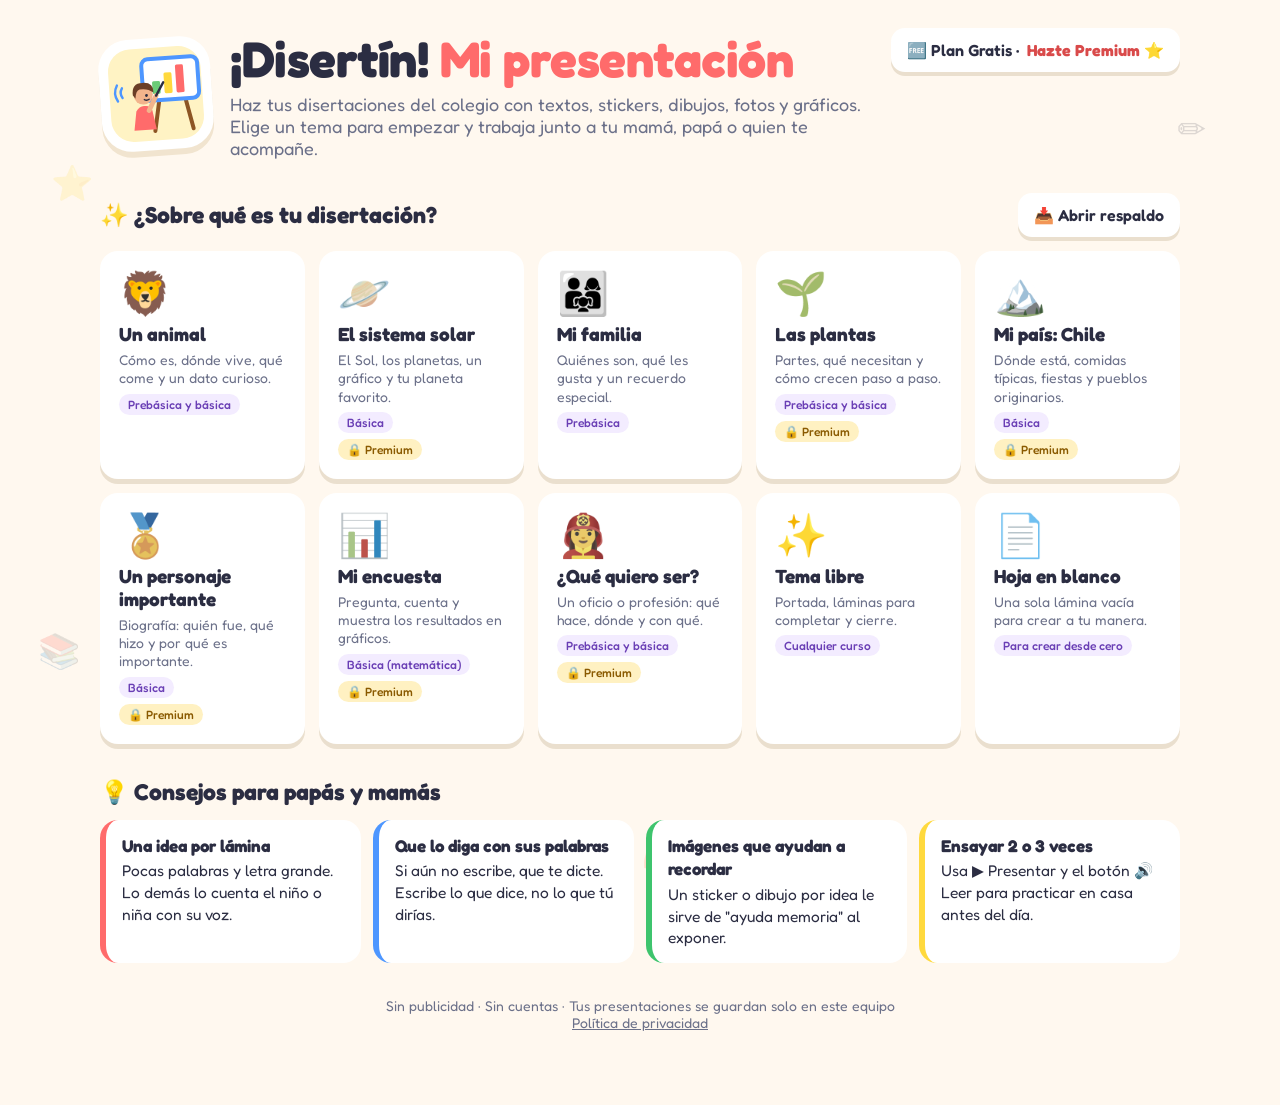
<file: index.html>
<!DOCTYPE html>
<html lang="es">
<head>
<meta charset="utf-8">
<meta name="viewport" content="width=device-width, initial-scale=1">
<title>Disertín — Presentaciones para niños</title>
<link rel="icon" href="data:image/svg+xml,%3Csvg%20viewBox%3D%220%200%20120%20120%22%20xmlns%3D%22http%3A//www.w3.org/2000/svg%22%20role%3D%22img%22%20aria-label%3D%22Ni%C3%B1a%20disertando%20frente%20a%20una%20pizarra%22%3E%0A%20%20%3Crect%20x%3D%222%22%20y%3D%222%22%20width%3D%22116%22%20height%3D%22116%22%20rx%3D%2228%22%20fill%3D%22%23fff3c4%22/%3E%0A%20%20%3Cline%20x1%3D%2264%22%20y1%3D%2266%22%20x2%3D%2256%22%20y2%3D%22106%22%20stroke%3D%22%238d5524%22%20stroke-width%3D%225%22%20stroke-linecap%3D%22round%22/%3E%0A%20%20%3Cline%20x1%3D%2296%22%20y1%3D%2266%22%20x2%3D%22104%22%20y2%3D%22106%22%20stroke%3D%22%238d5524%22%20stroke-width%3D%225%22%20stroke-linecap%3D%22round%22/%3E%0A%20%20%3Crect%20x%3D%2244%22%20y%3D%2216%22%20width%3D%2270%22%20height%3D%2252%22%20rx%3D%228%22%20fill%3D%22%23ffffff%22%20stroke%3D%22%234d96ff%22%20stroke-width%3D%225%22/%3E%0A%20%20%3Crect%20x%3D%2256%22%20y%3D%2244%22%20width%3D%2210%22%20height%3D%2216%22%20rx%3D%222%22%20fill%3D%22%236bcb77%22/%3E%0A%20%20%3Crect%20x%3D%2271%22%20y%3D%2234%22%20width%3D%2210%22%20height%3D%2226%22%20rx%3D%222%22%20fill%3D%22%23ffd93d%22/%3E%0A%20%20%3Crect%20x%3D%2286%22%20y%3D%2225%22%20width%3D%2210%22%20height%3D%2235%22%20rx%3D%222%22%20fill%3D%22%23ff6b6b%22/%3E%0A%20%20%3Cpath%20d%3D%22M30%20104%20L34%2080%20Q38%2074%2044%2074%20L46%2074%20Q52%2074%2054%2080%20L58%20104%20Z%22%20fill%3D%22%23ff6b6b%22/%3E%0A%20%20%3Cline%20x1%3D%2250%22%20y1%3D%2280%22%20x2%3D%2260%22%20y2%3D%2262%22%20stroke%3D%22%23f2b48c%22%20stroke-width%3D%226%22%20stroke-linecap%3D%22round%22/%3E%0A%20%20%3Cline%20x1%3D%2260%22%20y1%3D%2262%22%20x2%3D%2270%22%20y2%3D%2246%22%20stroke%3D%22%232b2d42%22%20stroke-width%3D%223%22%20stroke-linecap%3D%22round%22/%3E%0A%20%20%3Ccircle%20cx%3D%2244%22%20cy%3D%2260%22%20r%3D%2212%22%20fill%3D%22%23f2b48c%22/%3E%0A%20%20%3Cpath%20d%3D%22M31%2060%20Q30%2044%2044%2045%20Q58%2045%2057%2058%20Q50%2052%2040%2053%20Q35%2054%2034%2064%20Z%22%20fill%3D%22%236b3e26%22/%3E%0A%20%20%3Ccircle%20cx%3D%2248%22%20cy%3D%2261%22%20r%3D%221.8%22%20fill%3D%22%232b2d42%22/%3E%0A%20%20%3Cpath%20d%3D%22M45%2066%20Q48%2068%2051%2066%22%20stroke%3D%22%232b2d42%22%20stroke-width%3D%221.8%22%20fill%3D%22none%22%20stroke-linecap%3D%22round%22/%3E%0A%20%20%3Cpath%20d%3D%22M18%2050%20Q14%2056%2018%2062%20M12%2046%20Q6%2056%2012%2066%22%20stroke%3D%22%234d96ff%22%20stroke-width%3D%223%22%20fill%3D%22none%22%20stroke-linecap%3D%22round%22/%3E%0A%3C/svg%3E">
<link rel="stylesheet" href="css/fonts.css" onerror="var l=document.createElement('link');l.rel='stylesheet';l.href='https://fonts.googleapis.com/css2?family=Fredoka:wght@400;500;600;700&family=Baloo+2:wght@500;700&family=Patrick+Hand&family=Comic+Neue:wght@400;700&display=swap';document.head.appendChild(l)">
<link rel="manifest" href="manifest.webmanifest">
<meta name="theme-color" content="#ffd93d">
<meta name="description" content="Disertín: haz tus disertaciones del colegio con textos, stickers, dibujos, fotos y gráficos.">
<link rel="apple-touch-icon" href="icons/icon-192.png">
<style>
:root{--bg:#fff8ef;--ink:#2b2d42;--muted:#6b7089;--pri:#ff6b6b;--blue:#4d96ff;--green:#3ec46d;--yellow:#ffd93d;--line:#eadfce;--r:18px}
*{box-sizing:border-box}
html,body{margin:0;height:100%;font-family:'Fredoka',system-ui,sans-serif;color:var(--ink);background:var(--bg)}
button{font-family:inherit;cursor:pointer;border:none;color:inherit}
input,select,textarea{font-family:inherit;font-size:16px}
.hidden{display:none!important}

/* ---------- INICIO ---------- */
#home{min-height:100%;padding:28px 20px 60px;max-width:1120px;margin:0 auto}
.hero{display:flex;align-items:center;gap:18px;flex-wrap:wrap}
.logo{line-height:0;background:#fff;border-radius:30px;padding:8px;box-shadow:0 6px 0 #f1e4cf;transform:rotate(-4deg)}
.hero h1{margin:0;font-size:clamp(32px,5vw,50px);font-weight:700;letter-spacing:-.5px}
.hero h1 span{color:var(--pri)}
.hero p{margin:4px 0 0;color:var(--muted);font-size:18px;max-width:640px}
h2.sec{font-size:23px;margin:34px 0 14px;display:flex;align-items:center;gap:10px;flex-wrap:wrap}
h2.sec .sp{flex:1}
.grid{display:grid;grid-template-columns:repeat(auto-fill,minmax(200px,1fr));gap:14px}
.tcard{background:#fff;border-radius:var(--r);padding:16px;text-align:left;box-shadow:0 5px 0 var(--line);transition:transform .12s,border-color .12s;display:flex;flex-direction:column;gap:6px;border:3px solid transparent}
.tcard:hover{transform:translateY(-3px);border-color:var(--c,#ffd93d)}
.tcard .em{font-size:42px;line-height:1.1}
.tcard b{font-size:19px}
.tcard small{color:var(--muted);font-size:14px;line-height:1.3}
.pill{display:inline-block;font-size:12px;padding:3px 9px;border-radius:99px;background:#f3ecff;color:#6a3fb5;align-self:flex-start;font-weight:500}
.prow{display:flex;align-items:center;gap:12px;background:#fff;border-radius:var(--r);padding:12px 14px;box-shadow:0 4px 0 var(--line)}
.prow .em{font-size:34px}
.prow .info{flex:1;min-width:0}
.prow .info b{display:block;font-size:18px;white-space:nowrap;overflow:hidden;text-overflow:ellipsis}
.prow .info small{color:var(--muted)}
.btn{background:#fff;border-radius:14px;padding:10px 16px;font-size:16px;font-weight:600;box-shadow:0 4px 0 var(--line);display:inline-flex;align-items:center;gap:8px;min-height:44px}
.btn:active{transform:translateY(2px);box-shadow:0 2px 0 var(--line)}
.btn.pri{background:var(--pri);color:#fff;box-shadow:0 4px 0 #d94a4a}
.btn.blue{background:var(--blue);color:#fff;box-shadow:0 4px 0 #2f6fcf}
.btn.green{background:var(--green);color:#fff;box-shadow:0 4px 0 #2a9a52}
.btn.ghost{box-shadow:none;background:transparent}
.tips{display:grid;grid-template-columns:repeat(auto-fill,minmax(240px,1fr));gap:12px}
.tip{background:#fff;border-radius:var(--r);padding:14px 16px;border-left:6px solid var(--c);font-size:15.5px;line-height:1.4}
.tip b{display:block;font-size:17px;margin-bottom:3px}

/* ---------- EDITOR ---------- */
#editor{position:fixed;inset:0;display:grid;grid-template-rows:auto 1fr;background:var(--bg)}
.top{display:flex;align-items:center;gap:8px;padding:8px 12px;background:#fff;border-bottom:3px solid var(--line);min-width:0}
.top .name{flex:1;min-width:80px;font-size:20px;font-weight:600;border:2px solid transparent;border-radius:12px;padding:6px 10px;background:transparent}
.top .name:hover,.top .name:focus{border-color:var(--line);outline:none;background:#fffdf8}
.tb{background:#f6f1e8;border-radius:12px;padding:8px 12px;font-size:16px;font-weight:600;display:inline-flex;align-items:center;gap:6px;min-height:44px;white-space:nowrap}
.tb:hover{background:#efe6d6}
.tb.play{background:var(--green);color:#fff}
.tb.on{background:var(--blue);color:#fff}
.status{font-size:13px;color:var(--muted);white-space:nowrap}
.main{display:grid;grid-template-columns:100px 1fr 200px;grid-template-areas:"tools center slides";min-height:0}
#tools{grid-area:tools;display:flex;flex-direction:column;gap:6px;padding:10px 8px;overflow-y:auto;background:#fff;border-right:3px solid var(--line)}
.tool{display:flex;flex-direction:column;align-items:center;gap:2px;padding:9px 4px;border-radius:16px;background:transparent;font-size:13.5px;font-weight:600;border:3px solid transparent;min-width:76px}
.tool .ic{font-size:30px;line-height:1}
.tool:hover{background:#fbf5ea}
.tool.on{background:#e8f1ff;border-color:var(--blue)}
.center{grid-area:center;display:flex;flex-direction:column;min-width:0;min-height:0}
#ctx{display:flex;align-items:center;gap:6px;padding:8px 12px;min-height:60px;overflow-x:auto;background:#fffdf8;border-bottom:2px solid var(--line);scrollbar-width:thin}
#ctx .hint{color:var(--muted);font-size:15px;white-space:nowrap}
.cb{background:#fff;border:2px solid var(--line);border-radius:12px;min-width:42px;height:42px;padding:0 10px;font-size:17px;font-weight:600;display:inline-flex;align-items:center;justify-content:center;gap:5px;white-space:nowrap;flex-shrink:0}
.cb:hover{border-color:#cdbfa8}
.cb.on{border-color:var(--blue);background:#e8f1ff}
.cb.del{color:#d33}
.sep{width:2px;height:30px;background:var(--line);flex-shrink:0;margin:0 4px}
.sw{width:32px;height:32px;border-radius:50%;border:3px solid #fff;box-shadow:0 0 0 2px var(--line);flex-shrink:0;padding:0}
.sw.on{box-shadow:0 0 0 3px var(--ink)}
.sw.none{background:repeating-linear-gradient(45deg,#fff 0 5px,#f3b4b4 5px 7px)}
.dot{border-radius:50%;background:var(--ink);display:block}
#ctx select{height:42px;border-radius:12px;border:2px solid var(--line);padding:0 8px;background:#fff;flex-shrink:0}
#tipbar{display:flex;gap:10px;align-items:flex-start;margin:10px 14px 0;padding:10px 14px;background:#fff6c7;border-radius:14px;font-size:15px;line-height:1.35}
#tipbar .x{margin-left:auto;background:transparent;font-size:18px;padding:0 4px}
#stageWrap{flex:1;min-height:0;position:relative;display:flex;align-items:center;justify-content:center;padding:14px}
#stageBox{position:relative;border-radius:10px;box-shadow:0 10px 30px #0002,0 0 0 1px #0001;overflow:visible}
#stage{position:absolute;left:0;top:0;width:960px;height:540px;transform-origin:0 0;overflow:hidden;border-radius:10px;touch-action:none;--inv:1}
#stage.sel-visible{overflow:visible}
#slides{grid-area:slides;display:flex;flex-direction:column;gap:12px;padding:12px;overflow-y:auto;background:#fff;border-left:3px solid var(--line)}
.thumb{position:relative;border-radius:10px;cursor:pointer;flex-shrink:0}
.thumb .frame{position:relative;width:100%;aspect-ratio:16/9;border-radius:10px;overflow:hidden;box-shadow:0 0 0 2px var(--line)}
.thumb.cur .frame{box-shadow:0 0 0 4px var(--blue)}
.thumb .num{position:absolute;left:-6px;top:-6px;background:var(--ink);color:#fff;font-size:12px;font-weight:700;border-radius:99px;min-width:22px;height:22px;display:flex;align-items:center;justify-content:center;z-index:2}
.thumb .acts{display:flex;justify-content:space-between;gap:3px;margin-top:5px}
.thumb .acts button{flex:1;background:#f6f1e8;border-radius:8px;height:30px;font-size:14px}
.mini{position:absolute;left:0;top:0;width:960px;height:540px;transform-origin:0 0;pointer-events:none;overflow:hidden}
.addslide{border:3px dashed #cdbfa8;border-radius:12px;background:transparent;padding:14px 6px;font-size:15px;font-weight:600;color:var(--muted);flex-shrink:0}
.addslide:hover{border-color:var(--blue);color:var(--blue)}

/* elementos */
.el{position:absolute;touch-action:none;user-select:none;-webkit-user-select:none}
.stage-int .el{cursor:grab}
.el .txt{white-space:pre-wrap;word-break:break-word;line-height:1.18;padding:6px 12px;border-radius:16px;outline:none;min-height:1em}
.el .txt[contenteditable=true]{user-select:text;-webkit-user-select:text;cursor:text;box-shadow:0 0 0 4px #ffd93d}
.el.hint .txt{opacity:.7;font-style:italic}
.t-sticker{display:flex;align-items:center;justify-content:center;line-height:1}
.t-shape svg,.t-chart svg{display:block;width:100%;height:100%;overflow:visible}
.t-image img{width:100%;height:100%;object-fit:cover;border-radius:14px;display:block;pointer-events:none}
.t-ph{border:4px dashed #9aa5c4;border-radius:22px;background:#ffffffb8;display:flex;flex-direction:column;align-items:center;justify-content:center;gap:8px;color:#5b6483;text-align:center;font-size:22px;padding:16px;font-family:'Fredoka',sans-serif}
.t-ph .big{font-size:64px;line-height:1}
.el.sel{outline:calc(3px*var(--inv)) dashed #4d96ff;outline-offset:calc(5px*var(--inv))}
.hd{position:absolute;width:calc(30px*var(--inv));height:calc(30px*var(--inv));border-radius:50%;background:#4d96ff;border:calc(4px*var(--inv)) solid #fff;box-shadow:0 2px 6px #0005;z-index:5;touch-action:none}
.h-res{right:calc(-20px*var(--inv));bottom:calc(-20px*var(--inv));cursor:nwse-resize}
.h-rot{left:50%;top:calc(-54px*var(--inv));margin-left:calc(-15px*var(--inv));background:#ff9f43;cursor:grab}
.draw{position:absolute;inset:0;width:100%;height:100%;pointer-events:none;z-index:50}
.draw.on{pointer-events:auto;cursor:crosshair}

/* modales */
.modal{position:fixed;inset:0;background:#2b2d4280;display:flex;align-items:center;justify-content:center;z-index:200;padding:14px}
.box{background:#fff;border-radius:24px;padding:20px 22px;width:min(640px,100%);max-height:92vh;overflow:auto;box-shadow:0 20px 50px #0004}
.box h3{margin:0 0 12px;font-size:24px}
.box p{margin:6px 0 12px;color:var(--muted);line-height:1.4}
.box label{display:block;font-weight:600;margin:12px 0 4px}
.box input[type=text],.box input[type=number],.box textarea{width:100%;border:2px solid var(--line);border-radius:12px;padding:10px 12px;font-size:17px;background:#fffdf8}
.box input:focus,.box textarea:focus{outline:none;border-color:var(--blue)}
.foot{display:flex;justify-content:flex-end;gap:10px;margin-top:18px;flex-wrap:wrap}
.tabs{display:flex;gap:6px;flex-wrap:wrap;margin-bottom:10px}
.tabs button{background:#f6f1e8;border-radius:99px;padding:7px 13px;font-size:15px;font-weight:600}
.tabs button.on{background:var(--blue);color:#fff}
.emgrid{display:grid;grid-template-columns:repeat(auto-fill,minmax(54px,1fr));gap:6px}
.emgrid button{font-size:36px;background:#fbf7f0;border-radius:14px;height:58px;line-height:1}
.emgrid button:hover{background:#e8f1ff;transform:scale(1.08)}
.shgrid{display:grid;grid-template-columns:repeat(auto-fill,minmax(90px,1fr));gap:10px}
.shgrid button{background:#fbf7f0;border-radius:16px;padding:12px;height:96px}
.shgrid svg{width:100%;height:100%}
.bggrid{display:grid;grid-template-columns:repeat(auto-fill,minmax(100px,1fr));gap:10px}
.bggrid button{aspect-ratio:16/9;border-radius:12px;box-shadow:0 0 0 2px var(--line)}
.bggrid button.on{box-shadow:0 0 0 4px var(--blue)}
.lgrid{display:grid;grid-template-columns:repeat(auto-fill,minmax(130px,1fr));gap:10px}
.lgrid button{background:#fbf7f0;border-radius:16px;padding:14px 8px;font-size:16px;font-weight:600;display:flex;flex-direction:column;align-items:center;gap:6px}
.lgrid button span{font-size:34px}
.lgrid button:hover{background:#e8f1ff}
.kinds{display:flex;gap:8px;flex-wrap:wrap}
.kinds button{flex:1;min-width:120px;background:#fbf7f0;border-radius:14px;padding:10px;font-size:16px;font-weight:600;border:3px solid transparent}
.kinds button.on{border-color:var(--blue);background:#e8f1ff}
.crow{display:flex;gap:6px;align-items:center;margin-top:8px}
.crow input.e{width:56px!important;text-align:center;font-size:22px!important;padding:6px!important}
.crow input.l{flex:1;min-width:60px}
.crow input.v{width:70px!important;text-align:center;padding:8px 4px!important}
.crow .cb{height:46px;min-width:40px}
.crow .sw{width:36px;height:36px}
#toast{position:fixed;left:50%;bottom:24px;background:var(--ink);color:#fff;padding:12px 18px;border-radius:14px;font-size:16px;z-index:300;transition:opacity .25s;opacity:0;pointer-events:none;max-width:90vw;text-align:center}
#toast.show{opacity:1}

/* presentar */
#present{position:fixed;inset:0;background:#15172b;z-index:150;display:flex;flex-direction:column;align-items:center;justify-content:center}
#pBox{position:relative;border-radius:12px;overflow:hidden;box-shadow:0 20px 60px #0008}
#pStage{position:absolute;left:0;top:0;width:960px;height:540px;transform-origin:0 0}
/* animaciones (usan translate/scale/rotate para no pisar la rotación del elemento) */
.pending{opacity:0!important}
.a-fade{animation:aFade .7s ease both}
.a-left{animation:aLeft .7s cubic-bezier(.2,.8,.3,1) both}
.a-right{animation:aRight .7s cubic-bezier(.2,.8,.3,1) both}
.a-up{animation:aUp .7s cubic-bezier(.2,.8,.3,1) both}
.a-zoom{animation:aZoom .6s cubic-bezier(.2,.8,.3,1.2) both}
.a-wipe{animation:aWipe .9s ease both}
.a-bounce{animation:aBounce .9s ease both}
.a-spin{animation:aSpin .9s cubic-bezier(.2,.8,.3,1) both}
.a-beat{animation:aFade .4s ease both,aBeat 1.1s ease .4s 2}
@keyframes aFade{from{opacity:0}to{opacity:1}}
@keyframes aLeft{from{opacity:0;translate:-260px 0}to{opacity:1;translate:0 0}}
@keyframes aRight{from{opacity:0;translate:260px 0}to{opacity:1;translate:0 0}}
@keyframes aUp{from{opacity:0;translate:0 180px}to{opacity:1;translate:0 0}}
@keyframes aZoom{from{opacity:0;scale:.2}to{opacity:1;scale:1}}
@keyframes aWipe{from{clip-path:inset(0 100% 0 0)}to{clip-path:inset(0 0 0 0)}}
@keyframes aBounce{0%{opacity:0;translate:0 -320px}55%{opacity:1;translate:0 0}72%{translate:0 -50px}86%{translate:0 0}93%{translate:0 -14px}100%{translate:0 0}}
@keyframes aSpin{from{opacity:0;rotate:-360deg;scale:.2}to{opacity:1;rotate:0deg;scale:1}}
@keyframes aBeat{0%,100%{scale:1}30%{scale:1.18}60%{scale:.96}}
.t-fade{animation:aFade .5s ease both}
.t-slide{animation:tSlide .55s cubic-bezier(.2,.8,.3,1) both}
.t-zoom{animation:tZoom .55s cubic-bezier(.2,.8,.3,1) both}
.t-flip{animation:tFlip .6s ease both}
@keyframes tSlide{from{translate:100% 0}to{translate:0 0}}
@keyframes tZoom{from{opacity:0;scale:.85}to{opacity:1;scale:1}}
@keyframes tFlip{from{opacity:0;rotate:y 90deg}to{opacity:1;rotate:y 0deg}}
#pBox{perspective:1600px}
.abadge{position:absolute;left:calc(-14px*var(--inv));top:calc(-14px*var(--inv));background:#9b5de5;color:#fff;font:700 calc(13px*var(--inv)) Fredoka,sans-serif;border-radius:99px;padding:calc(3px*var(--inv)) calc(8px*var(--inv));z-index:6;pointer-events:none;white-space:nowrap}
.agrid{display:grid;grid-template-columns:repeat(auto-fill,minmax(118px,1fr));gap:8px}
.agrid button{background:#fbf7f0;border-radius:14px;padding:10px 6px;font-size:14.5px;font-weight:600;border:3px solid transparent;display:flex;flex-direction:column;align-items:center;gap:4px}
.agrid button span{font-size:28px}
.agrid button.on{border-color:#9b5de5;background:#f3ecff}
.agrid button:hover{border-color:#cdb4f6}
.pctl{display:flex;gap:10px;align-items:center;margin-top:14px}
.pctl button{background:#ffffff1a;color:#fff;border-radius:14px;height:50px;min-width:56px;padding:0 16px;font-size:20px;font-weight:600}
.pctl button:hover{background:#ffffff33}
.pctl .cnt{color:#fff;font-size:18px;min-width:70px;text-align:center}

/* suscripción */
.planbadge{margin-left:auto;align-self:flex-start}
.pill.lock{background:#fff1c2;color:#8a5a00}
.tcard.locked{opacity:.82}
.tcard.locked .em{filter:saturate(.6)}
.cmp{display:grid;grid-template-columns:1fr auto auto;gap:0;border-radius:14px;overflow:hidden;border:2px solid var(--line);font-size:15px;margin:10px 0 16px}
.cmp div{padding:8px 10px;border-bottom:1px solid #f1e8da}
.cmp .h{font-weight:700;background:#fbf7f0}
.cmp .c{text-align:center;min-width:86px}
.cmp .pr{background:#fff9e0}
.plans{display:grid;grid-template-columns:1fr 1fr;gap:12px}
.plan{border:3px solid var(--line);border-radius:18px;padding:14px;text-align:center;position:relative;display:flex;flex-direction:column;gap:6px;align-items:center}
.plan.best{border-color:var(--yellow);background:#fffbea}
.plan .tag{position:absolute;top:-12px;left:50%;transform:translateX(-50%);background:var(--pri);color:#fff;font-size:12px;font-weight:700;padding:3px 10px;border-radius:99px;white-space:nowrap}
.plan .price{font-size:30px;font-weight:700}
.plan .per{color:var(--muted);font-size:14px}
.plan .btn{width:100%;justify-content:center;text-decoration:none}
.notice{background:#eef5ff;border-radius:12px;padding:10px 12px;font-size:14.5px;line-height:1.4;margin-top:12px}
.coderow{display:flex;gap:8px;margin-top:6px}
.coderow input{flex:1;text-transform:uppercase}
.wm{position:absolute;right:14px;bottom:10px;background:#000a;color:#fff;font:600 14px Fredoka,sans-serif;padding:6px 12px;border-radius:99px;z-index:5;pointer-events:none}
.tabs button.lk{opacity:.75}
@media (max-width:560px){.plans{grid-template-columns:1fr}.cmp{font-size:13.5px}}

.xopts{display:grid;gap:10px}
.xopt{display:flex;gap:12px;align-items:center;text-align:left;background:#fbf7f0;border-radius:16px;padding:12px 14px;border:3px solid transparent;font-size:15px}
.xopt:hover{border-color:#25d366}
.xopt .ic{font-size:34px}
.xopt b{font-size:17px;display:block}
.xopt small{color:var(--muted)}
.xopt.rec{background:#e9fbe9}
.xopt[disabled]{opacity:.5;cursor:wait}
.prog{height:12px;background:#eee;border-radius:99px;overflow:hidden;margin-top:12px}
.prog i{display:block;height:100%;width:0;background:#25d366;transition:width .2s}
#xhost{position:fixed;left:-20000px;top:0;width:960px;height:540px;overflow:hidden}

/* ===== app animada ===== */
#deco{position:fixed;inset:0;pointer-events:none;z-index:0;overflow:hidden}
#deco span{position:absolute;font-size:34px;opacity:.16;animation:drift 16s ease-in-out infinite;animation-delay:var(--d)}
@keyframes drift{0%,100%{translate:0 0;rotate:-8deg}25%{translate:18px -26px;rotate:6deg}50%{translate:-10px -44px;rotate:-4deg}75%{translate:-22px -16px;rotate:8deg}}
#home{position:relative;z-index:1}
.logo{animation:floaty 4s ease-in-out infinite}
@keyframes floaty{0%,100%{translate:0 0;rotate:-4deg}50%{translate:0 -8px;rotate:2deg}}
.logo svg{overflow:visible}
.lg-arm{transform-box:fill-box;transform-origin:0% 100%;animation:point 2.4s ease-in-out infinite}
@keyframes point{0%,100%{rotate:0deg}50%{rotate:-12deg}}
.lg-w1,.lg-w2{animation:wave 1.6s ease-out infinite}.lg-w2{animation-delay:.25s}
@keyframes wave{0%{opacity:0;translate:6px 0}40%{opacity:1}100%{opacity:0;translate:-4px 0}}
.lg-b{transform-box:fill-box;transform-origin:50% 100%;animation:grow 3.2s ease-in-out infinite}.lg-b2{animation-delay:.2s}.lg-b3{animation-delay:.4s}
@keyframes grow{0%,10%{scale:1 .15}35%,80%{scale:1 1}100%{scale:1 .15}}
.hero h1{animation:popIn .7s cubic-bezier(.2,.9,.3,1.3) both}
.hero p{animation:fadeUp .7s .15s ease both}
.planbadge{animation:fadeUp .6s .3s ease both}
.planbadge b{display:inline-block;animation:nudge 2.8s 1.5s ease-in-out infinite}
@keyframes nudge{0%,80%,100%{scale:1}88%{scale:1.12}94%{scale:.97}}
.tcard,.prow,.tip{animation:fadeUp .55s cubic-bezier(.2,.8,.3,1) both;animation-delay:calc(var(--i,0)*55ms + .2s)}
.tcard:hover .em{animation:wiggle .6s ease}
.tcard:active{scale:.97}
@keyframes wiggle{0%,100%{rotate:0deg}20%{rotate:-14deg;scale:1.15}45%{rotate:10deg;scale:1.15}70%{rotate:-5deg}}
@keyframes popIn{from{opacity:0;scale:.6}to{opacity:1;scale:1}}
@keyframes fadeUp{from{opacity:0;translate:0 22px}to{opacity:1;translate:0 0}}
.btn,.tb,.tool,.cb,.xopt,.lgrid button,.agrid button,.emgrid button,.kinds button,.shgrid button,.thumb .acts button{transition:scale .12s ease,background .15s,border-color .15s,box-shadow .15s}
.btn:active,.tb:active,.cb:active,.xopt:active,.lgrid button:active,.agrid button:active,.kinds button:active{scale:.93}
.tool:hover .ic{animation:hop .45s ease}
.tool.on .ic{animation:hop .45s ease}
@keyframes hop{0%,100%{translate:0 0}40%{translate:0 -7px;scale:1.12}70%{translate:0 1px}}
.emgrid button:active{scale:1.3}
#editor:not(.hidden) .top{animation:slideDown .45s ease both}
#editor:not(.hidden) #tools{animation:slideRight .5s .05s ease both}
#editor:not(.hidden) #slides{animation:slideLeft .5s .1s ease both}
@keyframes slideDown{from{translate:0 -100%}to{translate:0 0}}
@keyframes slideRight{from{translate:-100% 0}to{translate:0 0}}
@keyframes slideLeft{from{translate:100% 0;opacity:0}to{translate:0 0;opacity:1}}
.tb.play{animation:glow 2.6s ease-in-out infinite}
@keyframes glow{0%,100%{box-shadow:0 0 0 0 #3ec46d55}50%{box-shadow:0 0 0 8px #3ec46d00}}
.thumb{animation:fadeUp .35s ease both}
.thumb.cur .frame{transition:box-shadow .2s}
#stage.swap{animation:aFade .3s ease}
.el.pop{animation:elPop .45s cubic-bezier(.2,.9,.3,1.4)}
@keyframes elPop{from{scale:.3;opacity:0}to{scale:1;opacity:1}}
.modal{animation:aFade .2s ease both}
.modal .box{animation:boxPop .35s cubic-bezier(.2,.9,.3,1.25) both}
@keyframes boxPop{from{opacity:0;scale:.85;translate:0 20px}to{opacity:1;scale:1;translate:0 0}}
#toast{translate:-50% 30px;transform:none;transition:opacity .25s,translate .3s cubic-bezier(.2,.9,.3,1.3)}
#toast.show{translate:-50% 0}
#ctx>*{animation:fadeUp .3s ease both}
#tipbar{animation:fadeUp .4s ease both}
.addslide:hover{animation:wiggle .6s ease}
#confetti{position:fixed;inset:0;pointer-events:none;z-index:400}
/* ===== interactividad para niños ===== */
#mascot{position:fixed;left:12px;bottom:12px;z-index:120;display:flex;align-items:flex-end;gap:8px;pointer-events:none}
#mBtn{background:none;padding:0;pointer-events:auto;animation:floaty 3.5s ease-in-out infinite;filter:drop-shadow(0 6px 8px #0002)}
#mBtn:hover svg{scale:1.08}#mBtn svg{transition:scale .15s}
.m-eyes{transform-box:fill-box;transform-origin:center;animation:blink 4.5s infinite}
@keyframes blink{0%,92%,100%{scale:1 1}95%{scale:1 .1}}
#mascot.talk #mBtn{animation:talk .35s ease-in-out 4}
@keyframes talk{0%,100%{rotate:0deg;translate:0 0}50%{rotate:-6deg;translate:0 -6px}}
#mascot .bub{order:2;pointer-events:auto;max-width:280px;background:#fff;border:3px solid #ffd93d;border-radius:18px 18px 18px 4px;padding:10px 14px;font-size:15.5px;line-height:1.35;box-shadow:0 8px 20px #0002;margin-bottom:46px;animation:boxPop .35s cubic-bezier(.2,.9,.3,1.3) both}
#mascot .bub .x{float:right;background:none;font-size:14px;margin:-4px -6px 0 6px;color:var(--muted)}
#mascot .bub .say{display:inline-block;margin-top:6px;background:#fff6c7;border-radius:10px;padding:4px 10px;font-size:13.5px;font-weight:600}
#medalPop{position:fixed;left:50%;top:76px;translate:-50% 0;z-index:350;background:#fff;border-radius:22px;padding:14px 22px 14px 16px;display:flex;align-items:center;gap:14px;box-shadow:0 14px 40px #0003;border:4px solid #ffd93d;animation:medalIn .6s cubic-bezier(.2,.9,.3,1.4) both}
#medalPop .md{font-size:52px;animation:spinIn .8s cubic-bezier(.2,.9,.3,1.3) both}
#medalPop b{display:block;font-size:19px}#medalPop small{color:var(--muted);font-size:14px}
@keyframes medalIn{from{opacity:0;translate:-50% -40px;scale:.7}to{opacity:1;translate:-50% 0;scale:1}}
@keyframes spinIn{from{rotate:-200deg;scale:.2}to{rotate:0deg;scale:1}}
.progchip{background:#fffdf3;border:2px solid #ffe58a;border-radius:14px;padding:8px 10px;flex-shrink:0;cursor:pointer;text-align:left;font-size:13.5px;font-weight:600}
.progchip .bar{height:10px;background:#f1ead9;border-radius:99px;overflow:hidden;margin:5px 0 4px}
.progchip .bar i{display:block;height:100%;background:linear-gradient(90deg,#ffd93d,#6bcb77);border-radius:99px;transition:width .6s cubic-bezier(.2,.8,.3,1)}
.progchip .st{font-size:15px;letter-spacing:1px}
.mgrid{display:grid;grid-template-columns:repeat(auto-fill,minmax(150px,1fr));gap:10px}
.mcard{background:#fbf7f0;border-radius:16px;padding:12px;text-align:center}
.mcard .md{font-size:44px;display:block}
.mcard.off .md{filter:grayscale(1);opacity:.35}
.mcard b{display:block;margin-top:4px}.mcard small{color:var(--muted);font-size:13px}
.mcard.on{background:#fff6c7;animation:fadeUp .4s ease both}
.cb.mic.rec{background:#ff6b6b;color:#fff;border-color:#ff6b6b;animation:glow 1.2s infinite}
@media (max-width:820px){#mascot{bottom:auto;top:66px;left:auto;right:8px;flex-direction:row-reverse}#mascot svg{width:56px;height:56px}#mascot .bub{margin:40px 0 0;border-radius:18px 4px 18px 18px;max-width:220px;font-size:14px}.progchip{width:120px}}
/* pantallas medianas y teléfonos en horizontal */
@media (max-width:1180px){.top .lbl{display:none}.status{display:none}.tb{padding:8px 11px}}
@media (max-height:520px) and (min-width:560px){
  .top{padding:4px 8px;gap:5px}.tb{min-height:36px;padding:4px 9px;font-size:14px}.top .name{font-size:16px;padding:3px 6px}
  .main{grid-template-columns:62px 1fr 150px}
  #tools{gap:2px;padding:6px 4px}.tool{min-width:0;padding:5px 2px;font-size:0;gap:0;border-width:2px}.tool .ic{font-size:24px}
  #ctx{min-height:46px;padding:4px 8px}.cb{height:36px;min-width:36px;font-size:15px}.sw{width:28px;height:28px}
  #tipbar{display:none!important}
  #slides{padding:8px;gap:8px}.progchip{font-size:12px;padding:6px 8px}
  #stageWrap{padding:8px}
  #mascot{left:auto;right:158px;bottom:6px}#mascot svg{width:50px;height:50px}
  #mascot .bub{order:0;margin-bottom:28px;border-radius:18px 18px 4px 18px;max-width:240px;font-size:14px}
  #medalPop{top:50px;padding:8px 14px}#medalPop .md{font-size:36px}
}
@media (prefers-reduced-motion:reduce){*,*::before,*::after{animation-duration:.01ms!important;animation-iteration-count:1!important;transition-duration:.01ms!important}#deco{display:none}}
@media (max-width:820px){
  .main{grid-template-columns:1fr;grid-template-rows:1fr auto auto;grid-template-areas:"center" "tools" "slides"}
  #tools{flex-direction:row;overflow-x:auto;border-right:none;border-top:3px solid var(--line);padding:6px}
  .tool{min-width:70px;padding:6px 4px}
  .tool .ic{font-size:24px}
  #slides{flex-direction:row;overflow-x:auto;border-left:none;border-top:2px solid var(--line);padding:10px;gap:10px;align-items:flex-start}
  .thumb{width:120px}
  .thumb .acts button{height:26px;font-size:12px}
  .addslide{width:100px;align-self:stretch}
  .top .lbl{display:none}
  .status{display:none}
  #tipbar{font-size:13.5px;margin:8px 8px 0}
}
</style>
</head>
<body>

<!-- ============ INICIO ============ -->
<div id="deco" aria-hidden="true"><span style="left:4%;top:18%;--d:0s">⭐</span><span style="left:92%;top:12%;--d:-3s">✏️</span><span style="left:88%;top:62%;--d:-6s">🎨</span><span style="left:3%;top:70%;--d:-2s">📚</span><span style="left:50%;top:92%;--d:-8s">🌈</span><span style="left:70%;top:30%;--d:-5s">✨</span></div>
<div id="home">
  <div class="hero">
    <div class="logo"><svg viewBox="0 0 120 120" width="96" height="96" role="img" aria-label="Niña disertando frente a una pizarra">
  <rect x="2" y="2" width="116" height="116" rx="28" fill="#fff3c4"/>
  <line x1="64" y1="66" x2="56" y2="106" stroke="#8d5524" stroke-width="5" stroke-linecap="round"/>
  <line x1="96" y1="66" x2="104" y2="106" stroke="#8d5524" stroke-width="5" stroke-linecap="round"/>
  <rect x="44" y="16" width="70" height="52" rx="8" fill="#ffffff" stroke="#4d96ff" stroke-width="5"/>
  <rect class="lg-b lg-b1" x="56" y="44" width="10" height="16" rx="2" fill="#6bcb77"/>
  <rect class="lg-b lg-b2" x="71" y="34" width="10" height="26" rx="2" fill="#ffd93d"/>
  <rect class="lg-b lg-b3" x="86" y="25" width="10" height="35" rx="2" fill="#ff6b6b"/>
  <path d="M30 104 L34 80 Q38 74 44 74 L46 74 Q52 74 54 80 L58 104 Z" fill="#ff6b6b"/>
  <g class="lg-arm"><line x1="50" y1="80" x2="60" y2="62" stroke="#f2b48c" stroke-width="6" stroke-linecap="round"/>
  <line x1="60" y1="62" x2="70" y2="46" stroke="#2b2d42" stroke-width="3" stroke-linecap="round"/></g>
  <circle cx="44" cy="60" r="12" fill="#f2b48c"/>
  <path d="M31 60 Q30 44 44 45 Q58 45 57 58 Q50 52 40 53 Q35 54 34 64 Z" fill="#6b3e26"/>
  <circle cx="48" cy="61" r="1.8" fill="#2b2d42"/>
  <path d="M45 66 Q48 68 51 66" stroke="#2b2d42" stroke-width="1.8" fill="none" stroke-linecap="round"/>
  <path class="lg-w1" d="M18 50 Q14 56 18 62" stroke="#4d96ff" stroke-width="3" fill="none" stroke-linecap="round"/>
  <path class="lg-w2" d="M12 46 Q6 56 12 66" stroke="#4d96ff" stroke-width="3" fill="none" stroke-linecap="round"/>
</svg></div>
    <div>
      <h1>¡Disertín! <span>Mi presentación</span></h1>
      <p>Haz tus disertaciones del colegio con textos, stickers, dibujos, fotos y gráficos. Elige un tema para empezar y trabaja junto a tu mamá, papá o quien te acompañe.</p>
    </div>
    <button class="btn planbadge" id="planBadge"></button>
  </div>

  <div id="myWrap" class="hidden">
    <h2 class="sec">📂 Mis presentaciones <span class="sp"></span><button class="btn" id="btnImport">📥 Abrir respaldo</button></h2>
    <div class="grid" id="myList"></div>
  </div>

  <h2 class="sec">✨ ¿Sobre qué es tu disertación? <span class="sp"></span><button class="btn hidden" id="btnImport2">📥 Abrir respaldo</button></h2>
  <div class="grid" id="tplGrid"></div>

  <h2 class="sec">💡 Consejos para papás y mamás</h2>
  <div class="tips">
    <div class="tip" style="--c:#ff6b6b"><b>Una idea por lámina</b>Pocas palabras y letra grande. Lo demás lo cuenta el niño o niña con su voz.</div>
    <div class="tip" style="--c:#4d96ff"><b>Que lo diga con sus palabras</b>Si aún no escribe, que te dicte. Escribe lo que dice, no lo que tú dirías.</div>
    <div class="tip" style="--c:#3ec46d"><b>Imágenes que ayudan a recordar</b>Un sticker o dibujo por idea le sirve de "ayuda memoria" al exponer.</div>
    <div class="tip" style="--c:#ffd93d"><b>Ensayar 2 o 3 veces</b>Usa ▶ Presentar y el botón 🔊 Leer para practicar en casa antes del día.</div>
  </div>
  <p style="text-align:center;margin-top:34px;color:var(--muted);font-size:14px">Sin publicidad · Sin cuentas · Tus presentaciones se guardan solo en este equipo<br>
    <a href="politica-privacidad.html" style="color:inherit">Política de privacidad</a></p>
</div>

<!-- ============ EDITOR ============ -->
<div id="editor" class="hidden">
  <div class="top">
    <button class="tb" id="btnHome" title="Volver al inicio">🏠<span class="lbl">Inicio</span></button>
    <input class="name" id="pName" maxlength="60" aria-label="Nombre de la presentación">
    <span class="status" id="status"></span>
    <button class="tb" id="btnUndo" title="Deshacer (Ctrl+Z)">↶<span class="lbl">Deshacer</span></button>
    <button class="tb" id="btnRedo" title="Rehacer (Ctrl+Y)">↷</button>
    <button class="tb" id="btnSnd" title="Sonidos">🎵</button>
    <button class="tb" id="btnRead" title="Leer en voz alta la lámina">🔊<span class="lbl">Leer</span></button>
    <button class="tb" id="btnExport" title="Exportar para WhatsApp" style="background:#dcf8c6">📤<span class="lbl">Exportar</span></button>
    <button class="tb" id="btnBackup" title="Copia de respaldo">💾<span class="lbl">Respaldo</span></button>
    <button class="tb" id="btnPremium" style="background:#fff1c2">⭐<span class="lbl">Premium</span></button>
    <button class="tb play" id="btnPresent">▶<span class="lbl">Presentar</span></button>
  </div>
  <div class="main">
    <div id="tools"></div>
    <div class="center">
      <div id="ctx"></div>
      <div id="tipbar" class="hidden"></div>
      <div id="stageWrap"><div id="stageBox"><div id="stage" class="stage-int"></div></div></div>
    </div>
    <div id="slides"></div>
  </div>
</div>

<!-- ============ PRESENTAR ============ -->
<div id="present" class="hidden">
  <div id="pBox"><div id="pStage"></div><div class="wm hidden" id="pWm">Hecho con Disertín · versión gratis</div></div>
  <div class="pctl">
    <button id="pPrev">◀</button>
    <span class="cnt" id="pCnt"></span>
    <button id="pNext">▶</button>
    <span class="cnt" id="pTime" title="Tiempo de ensayo">⏱ 0:00</span>
    <button id="pRead">🔊</button>
    <button id="pExit">✖ Salir</button>
  </div>
</div>

<div id="mascot" class="hidden"><div class="bub hidden" id="mBub"></div>
  <button id="mBtn" aria-label="Ayudín, tu ayudante"><svg viewBox="0 0 100 100" width="76" height="76">
    <path d="M14 18 Q14 8 26 8 H74 Q88 8 88 20 V60 Q88 72 74 72 H46 L26 92 L31 72 H26 Q14 72 14 60Z" fill="#ffd93d" stroke="#e0a800" stroke-width="3"/>
    <g class="m-eyes"><ellipse cx="38" cy="36" rx="6.5" ry="8.5" fill="#2b2d42"/><ellipse cx="63" cy="36" rx="6.5" ry="8.5" fill="#2b2d42"/>
    <circle cx="40.5" cy="32.5" r="2.4" fill="#fff"/><circle cx="65.5" cy="32.5" r="2.4" fill="#fff"/></g>
    <circle cx="27" cy="50" r="5.5" fill="#ff8f8f" opacity=".6"/><circle cx="75" cy="50" r="5.5" fill="#ff8f8f" opacity=".6"/>
    <path class="m-mouth" d="M40 52 Q50.5 63 61 52" stroke="#2b2d42" stroke-width="4" fill="#ff8f8f" stroke-linecap="round"/></svg></button></div>
<div id="medalPop" class="hidden"></div>
<div id="modalRoot"></div>
<div id="toast"></div>

<script>
/* ===================== utilidades ===================== */
const W=960,H=540;
const $=s=>document.querySelector(s);
const uid=()=>Math.random().toString(36).slice(2,10);
const esc=s=>String(s??'').replace(/[&<>"]/g,c=>({'&':'&amp;','<':'&lt;','>':'&gt;','"':'&quot;'}[c]));
const clamp=(v,a,b)=>Math.max(a,Math.min(b,v));
const store={
  get(k){try{return JSON.parse(localStorage.getItem(k))}catch(e){return null}},
  set(k,v){try{localStorage.setItem(k,JSON.stringify(v));return true}catch(e){return false}},
  del(k){try{localStorage.removeItem(k)}catch(e){}}
};
const PALETTE=['#2b2d42','#ffffff','#ff6b6b','#ff9f43','#ffd93d','#6bcb77','#2a9d8f','#4d96ff','#1e5fbf','#9b5de5','#f15bb5','#8d5524','#a0a4b8','#00bbf9'];
const FONTS=[['Baloo 2','Redonda'],['Fredoka','Divertida'],['Patrick Hand','A mano'],['Comic Neue','Cómic']];
let toastT;
let confT=null;
function confetti(n=140){
  try{if(matchMedia('(prefers-reduced-motion: reduce)').matches)return}catch(e){}
  let c=document.getElementById('confetti');if(!c){c=document.createElement('canvas');c.id='confetti';document.body.appendChild(c)}
  const dpr=Math.min(2,devicePixelRatio||1);c.width=innerWidth*dpr;c.height=innerHeight*dpr;const g=c.getContext('2d');g.scale(dpr,dpr);
  const cols=['#ff6b6b','#ffd93d','#6bcb77','#4d96ff','#9b5de5','#f15bb5','#ff9f43'];
  const ps=Array.from({length:n},()=>({x:innerWidth/2+(Math.random()-.5)*innerWidth*.3,y:innerHeight*.35,vx:(Math.random()-.5)*16,vy:-Math.random()*15-5,
    r:Math.random()*Math.PI,vr:(Math.random()-.5)*.3,w:6+Math.random()*7,h:4+Math.random()*5,c:cols[Math.floor(Math.random()*cols.length)],round:Math.random()<.3}));
  const t0=performance.now();cancelAnimationFrame(confT);
  const step=t=>{const k=(t-t0)/1000;g.clearRect(0,0,innerWidth,innerHeight);
    ps.forEach(p=>{p.vy+=.45;p.vx*=.99;p.x+=p.vx;p.y+=p.vy;p.r+=p.vr;g.save();g.globalAlpha=Math.max(0,1-k/2.6);g.translate(p.x,p.y);g.rotate(p.r);g.fillStyle=p.c;
      if(p.round){g.beginPath();g.arc(0,0,p.w/2,0,7);g.fill()}else g.fillRect(-p.w/2,-p.h/2,p.w,p.h);g.restore()});
    if(k<2.6)confT=requestAnimationFrame(step);else g.clearRect(0,0,innerWidth,innerHeight)};
  confT=requestAnimationFrame(step);
}
function popEl(id){requestAnimationFrame(()=>{const d=stage.querySelector(`.el[data-id="${id}"]`);if(d){d.classList.add('pop');d.addEventListener('animationend',()=>d.classList.remove('pop'),{once:true})}})}
function toast(m){const t=$('#toast');t.textContent=m;t.classList.add('show');clearTimeout(toastT);toastT=setTimeout(()=>t.classList.remove('show'),2200)}

/* ===================== fondos ===================== */
const BGS=[
 {k:'white',css:'#ffffff'},{k:'cream',css:'#fff8e1'},{k:'sky',css:'#e3f2fd'},{k:'mint',css:'#e8f5e9'},
 {k:'pink',css:'#fce4ec'},{k:'lilac',css:'#f3e5f5'},{k:'peach',css:'#fff0e0'},{k:'navy',css:'#263859',dark:true},
 {k:'g1',css:'linear-gradient(135deg,#a1c4fd,#c2e9fb)'},{k:'g2',css:'linear-gradient(135deg,#fbc2eb,#a6c1ee)'},
 {k:'g3',css:'linear-gradient(135deg,#fddb92,#d1fdff)'},{k:'g4',css:'linear-gradient(135deg,#84fab0,#8fd3f4)'},
 {k:'g5',css:'linear-gradient(135deg,#ffecd2,#fcb69f)'},{k:'field',css:'linear-gradient(180deg,#bde0fe 0 68%,#95d5b2 68%)'},
 {k:'space',css:'radial-gradient(#fff 1.3px,transparent 1.8px) 0 0/46px 46px,radial-gradient(#ffffffaa 1px,transparent 1.5px) 23px 23px/46px 46px,linear-gradient(180deg,#0b1d51,#3a1c71)',dark:true},
 {k:'notebook',css:'repeating-linear-gradient(#fff 0 33px,#cfe3ff 33px 35px)'},
 {k:'grid',css:'linear-gradient(#e2ebfb 2px,transparent 2px) 0 0/36px 36px,linear-gradient(90deg,#e2ebfb 2px,transparent 2px) 0 0/36px 36px,#fff'},
 {k:'dots',css:'radial-gradient(#ffc8d6 4px,transparent 4.5px) 0 0/30px 30px,#fff'},
 {k:'board',css:'radial-gradient(#ffffff10 1px,transparent 1px) 0 0/6px 6px,#2f5d50',dark:true},
 {k:'sea',css:'linear-gradient(180deg,#caf0f8,#48cae4 70%,#0096c7)'}
];
const BG=Object.fromEntries(BGS.map(b=>[b.k,b]));

/* ===================== formas ===================== */
const SHAPES={
 rect:'<rect x="2" y="2" width="96" height="96" rx="16"/>',
 circle:'<ellipse cx="50" cy="50" rx="48" ry="48"/>',
 star:'<polygon points="50,3 61,37 97,37 68,59 79,95 50,73 21,95 32,59 3,37 39,37"/>',
 heart:'<path d="M50 92 C18 68 3 52 3 31 C3 14 15 4 30 4 C40 4 46 10 50 18 C54 10 60 4 70 4 C85 4 97 14 97 31 C97 52 82 68 50 92Z"/>',
 tri:'<polygon points="50,4 97,95 3,95"/>',
 arrow:'<polygon points="3,34 58,34 58,8 97,50 58,92 58,66 3,66"/>',
 cloud:'<path d="M25 82 C10 82 2 71 2 59 C2 46 12 38 25 39 C27 24 39 14 53 15 C66 16 74 26 75 37 C89 35 98 46 98 59 C98 72 88 82 75 82Z"/>',
 bubble:'<path d="M14 4 H86 Q96 4 96 14 V60 Q96 70 86 70 H42 L20 95 L25 70 H14 Q4 70 4 60 V14 Q4 4 14 4Z"/>',
 sun:'<circle cx="50" cy="50" r="26"/><g stroke-width="7" stroke-linecap="round" stroke="currentColor"><path d="M50 4v12M50 84v12M4 50h12M84 50h12M17 17l9 9M74 74l9 9M17 83l9-9M74 26l9-9"/></g>',
 line:'<rect x="0" y="42" width="100" height="16" rx="8"/>'
};

/* ===================== stickers ===================== */
const STICKERS={
 'Animales':'🐶 🐱 🐭 🐹 🐰 🦊 🐻 🐼 🐨 🐯 🦁 🐮 🐷 🐸 🐵 🐔 🐧 🐦 🦆 🦉 🐴 🦄 🐝 🐛 🦋 🐌 🐞 🐢 🐍 🦖 🦕 🐙 🦀 🐠 🐬 🐳 🦈 🦭 🐊 🦒 🐘 🦘 🐑 🐪 🦙 🦩 🐿️ 🐾',
 'Naturaleza':'🌱 🌿 🍀 🌵 🌲 🌳 🌴 🍁 🍂 🌷 🌹 🌻 🌼 🌸 💐 🌾 🍄 🌰 🌍 🌎 🌋 🏔️ ⛰️ 🏝️ 🌊 💧 🔥 🌈 ☀️ 🌤️ ⛅ 🌧️ ⛈️ ❄️ ☃️ 🌪️',
 'Espacio':'🌞 🌝 🌛 🌙 ⭐ 🌟 ✨ ☄️ 🪐 🌍 🚀 🛸 🛰️ 🧑‍🚀 🔭 🌌',
 'Comida':'🍎 🍐 🍊 🍋 🍌 🍉 🍇 🍓 🫐 🍒 🍑 🥭 🍍 🥥 🥝 🍅 🥑 🥦 🥕 🌽 🥔 🍞 🧀 🥚 🍗 🥩 🍔 🍕 🌭 🥪 🌮 🍝 🍲 🥟 🍦 🍰 🧁 🍪 🍫 🍯 🥛 🧃 🍵',
 'Personas':'😀 😃 😄 😁 😆 😊 😍 🤩 😎 🤓 🤔 😮 😢 😡 🥳 😴 👶 👧 🧒 👦 👩 🧑 👨 👵 👴 👩‍🏫 👩‍⚕️ 👨‍⚕️ 👩‍🚒 👮 👷 👩‍🍳 👨‍🌾 👩‍🔬 👩‍🎨 👨‍👩‍👧‍👦 🙋 👋 👏 🙌 👍 💪',
 'Cosas':'🏠 🏫 🏥 🏰 ⛪ 🏟️ 🚗 🚌 🚑 🚒 🚓 🚲 🛴 🚂 ✈️ 🚁 ⛵ 🚢 ⚽ 🏀 🎾 🏐 🎨 🎭 🎤 🎸 🥁 🎹 📚 📖 ✏️ 🖍️ 📏 ✂️ 🔬 💡 🎁 🎈 🎉 🏆 🥇 🧸 🪁 🗺️ 🔍 🍽️',
 'Símbolos':'❤️ 🧡 💛 💚 💙 💜 ⭐ ✅ ❌ ❓ ❗ ➡️ ⬅️ ⬆️ ⬇️ 🔴 🟠 🟡 🟢 🔵 🟣 1️⃣ 2️⃣ 3️⃣ 4️⃣ 5️⃣ 💯 📍 🔔 💬 💭',
 'Chile':'🇨🇱 🏔️ 🌋 🦙 🐧 🌶️ 🥟 🍇 🌊 🗿 💃 🎶 🪁 🌽 🐎 ⛰️ 🌵 🐟 🦭 ⭐'
};

/* ===================== plantillas ===================== */
function txt(text,x,y,w,size,o={}){return{type:'text',text,x,y,w,h:Math.round(size*1.6),size,color:o.color||'#2b2d42',font:o.font||'Baloo 2',bold:o.bold!==false,align:o.align||'left',bg:o.bg||'',hint:!!o.hint,rot:o.rot||0}}
function stk(emoji,x,y,w,rot=0){return{type:'sticker',emoji,x,y,w,h:w,rot}}
function phd(x,y,w,h){return{type:'ph',x,y,w,h,rot:0}}
function chartEl(kind,title,data,x,y,w,h){return{type:'chart',kind,title,data:data.map(d=>({...d})),x,y,w,h,rot:0}}
function pillW(t,size){return Math.min(860,Math.round(t.length*size*0.56+60))}

function cover(x,o){
  const col=o.dark?'#ffffff':'#2b2d42';
  const by=x.nombre?`Por: ${x.nombre}${x.curso?' · '+x.curso:''}`:'Por: (escribe tu nombre)';
  return{bg:o.bg,tip:o.tip||'Portada: deja que elija colores y stickers (toca un sticker dos veces para cambiarlo). ¡Así la siente suya!',els:[
    stk(o.em[0],36,26,110,-10),stk(o.em[1]||'⭐',770,350,132,8),
    txt(x.tema,90,x.tema.length>18?120:170,780,x.tema.length>18?60:76,{align:'center',color:col,font:'Fredoka'}),
    txt(by,140,x.tema.length>18?330:300,680,32,{align:'center',color:col,bold:false,hint:!x.nombre})]}
}
function content(title,prompt,em,o={}){
  const col=o.dark?'#ffffff':'#2b2d42';
  return{bg:o.bg,tip:o.tip||'',els:[
    txt(title,40,30,pillW(title,44),44,{bg:o.accent||'#ffd93d',font:'Fredoka'}),
    txt(prompt,40,140,450,28,{bold:false,color:col,hint:true}),
    phd(520,130,400,300),
    stk(em,846,26,86,6)]}
}
function chartSlide(title,kind,data,o={}){
  return{bg:o.bg,tip:o.tip||'Toca el gráfico dos veces para cambiar los nombres, números y colores.',els:[
    txt(title,40,26,pillW(title,40),40,{bg:o.accent||'#ffd93d',font:'Fredoka'}),
    chartEl(kind,'',data,90,116,780,400)]}
}
function steps(title,items,o={}){
  const col=o.dark?'#ffffff':'#2b2d42';
  const els=[txt(title,40,30,pillW(title,44),44,{bg:o.accent||'#ffd93d',font:'Fredoka'})];
  items.forEach((it,i)=>{
    const cx=90+i*300;
    els.push(stk(it[0],cx+20,170,140));
    els.push(txt(`${i+1}. ${it[1]}`,cx-20,330,220,28,{align:'center',color:col}));
    if(i<items.length-1) els.push({type:'shape',shape:'arrow',fill:'#ff9f43',x:cx+190,y:215,w:80,h:56,rot:0});
  });
  return{bg:o.bg,tip:o.tip||'',els};
}
function ending(o={}){
  const col=o.dark?'#ffffff':'#2b2d42';
  return{bg:o.bg,tip:'Último consejo: ensayen la disertación 2 o 3 veces en voz alta con ▶ Presentar. ¡Aplaudan al final!',els:[
    stk('👏',120,60,124,-8),stk('🎉',716,60,124,8),
    txt('¡Gracias por escuchar!',60,206,840,66,{align:'center',color:col,font:'Fredoka'}),
    txt('¿Tienen preguntas? 🙋',160,316,640,34,{align:'center',color:col,bold:false})]}
}

const TEMPLATES=[
 {id:'animal',em:'🦁',name:'Un animal',lvl:'Prebásica y básica',c:'#ff9f43',ask:'¿Qué animal vas a presentar?',def:'El león',
  desc:'Cómo es, dónde vive, qué come y un dato curioso.',
  build:x=>{const o={bg:BG.cream.css};return[
   cover(x,{bg:BG.g3.css,em:['🦁','🐾']}),
   content('¿Cómo es?','Cuenta cómo es: su tamaño, su color y si tiene pelo, plumas o escamas.','🔍',{...o,tip:'Busquen juntos 2 o 3 características. Si aún no escribe, que te las dicte y luego las lean juntos.'}),
   content('¿Dónde vive?','Cuenta dónde vive: en la selva, el mar, el desierto, el campo o en una casa.','🗺️',{...o,accent:'#9be7a8',tip:'Pueden poner una foto de un mapa y marcar el lugar con el sticker 📍.'}),
   content('¿Qué come?','Cuenta qué come. ¿Es herbívoro, carnívoro u omnívoro?','🍽️',{...o,accent:'#ffc58f',tip:'Usen stickers de comida (⭐ Stickers → Comida) para mostrar lo que come.'}),
   content('¡Dato curioso!','Escribe algo sorprendente que aprendiste sobre este animal.','💡',{...o,accent:'#a9c9ff',tip:'Pregúntale qué fue lo que más le sorprendió: eso suele ser lo que mejor recuerda al exponer.'}),
   ending({bg:BG.g3.css})]}},
 {id:'solar',em:'🪐',name:'El sistema solar',lvl:'Básica',c:'#9b5de5',ask:'Título de tu presentación',def:'El sistema solar',
  desc:'El Sol, los planetas, un gráfico y tu planeta favorito.',
  build:x=>{const o={bg:BG.space.css,dark:true};return[
   cover(x,{...o,em:['🪐','🚀']}),
   content('El Sol','El Sol es una estrella. Nos da luz y calor. Escribe por qué es importante para la vida.','🌞',{...o,tip:'Pueden dibujar el Sol con ✏️ Dibujar si no tienen una foto.'}),
   chartSlide('¿Qué tan grandes son los planetas?','bar',[
     {label:'Mercurio',value:5,color:'#a0a4b8',emoji:''},{label:'Venus',value:12,color:'#ffd93d',emoji:''},
     {label:'Tierra',value:13,color:'#4d96ff',emoji:'🌍'},{label:'Marte',value:7,color:'#ff6b6b',emoji:''},
     {label:'Júpiter',value:140,color:'#ff9f43',emoji:''},{label:'Saturno',value:116,color:'#e9c46a',emoji:'🪐'},
     {label:'Urano',value:51,color:'#00bbf9',emoji:''},{label:'Neptuno',value:49,color:'#1e5fbf',emoji:''}],
     {...o,tip:'El gráfico muestra el diámetro aproximado en miles de kilómetros. Comparen la Tierra con Júpiter: ¡caben muchas Tierras!'}),
   content('Mi planeta favorito','Escribe cuál es tu planeta favorito y por qué te gusta.','⭐',{...o,accent:'#c9b6ff'}),
   content('Cuidemos la Tierra','Escribe 2 cosas que podemos hacer para cuidar nuestro planeta.','🌍',{...o,accent:'#9be7a8'}),
   ending({bg:BG.space.css,dark:true})]}},
 {id:'familia',em:'👨‍👩‍👧',name:'Mi familia',lvl:'Prebásica',c:'#f15bb5',ask:'Título',def:'Mi familia',
  desc:'Quiénes son, qué les gusta y un recuerdo especial.',
  build:x=>{const o={bg:BG.pink.css};return[
   cover(x,{bg:BG.g2.css,em:['👨‍👩‍👧‍👦','❤️']}),
   content('¿Quiénes somos?','Pon una foto y cuenta cómo se llama cada uno.','👋',{...o,accent:'#ffb3c7',tip:'Una foto familiar ayuda mucho: el niño o niña puede apuntar a cada persona mientras habla.'}),
   content('Lo que nos gusta hacer','Cuenta qué les gusta hacer juntos.','⚽',{...o,accent:'#ffd93d'}),
   content('Un recuerdo especial','Cuenta un paseo o un día que recuerdes con cariño.','📸',{...o,accent:'#a9c9ff',tip:'Pregúntale por un día feliz y deja que lo cuente a su manera. Puede dibujarlo con ✏️ Dibujar.'}),
   ending({bg:BG.g2.css})]}},
 {id:'plantas',em:'🌱',name:'Las plantas',lvl:'Prebásica y básica',c:'#3ec46d',ask:'Título',def:'Las plantas',
  desc:'Partes, qué necesitan y cómo crecen paso a paso.',
  build:x=>{const o={bg:BG.mint.css,accent:'#9be7a8'};return[
   cover(x,{bg:BG.field.css,em:['🌻','🌱']}),
   content('Partes de una planta','Raíz, tallo, hojas, flor y fruto. ¡Dibújala y ponle los nombres!','🌿',{...o,tip:'Usen ✏️ Dibujar para hacer la planta y 🔤 Texto para ponerle nombre a cada parte.'}),
   content('¿Qué necesita para vivir?','Una planta necesita agua, luz, aire y tierra.','💧',o),
   steps('Así crece una planta',[['🌰','Semilla'],['🌱','Brote'],['🌻','Planta']],{...o,tip:'Si pueden, planten un poroto en un algodón y saquen fotos cada día: ¡queda una lámina increíble!'}),
   ending({bg:BG.field.css})]}},
 {id:'chile',em:'🏔️',name:'Mi país: Chile',lvl:'Básica',c:'#ff6b6b',ask:'Título',def:'Mi país: Chile',
  desc:'Dónde está, comidas típicas, fiestas y pueblos originarios.',
  build:x=>{const o={bg:BG.white.css};return[
   cover(x,{bg:BG.sky.css,em:['🇨🇱','🏔️']}),
   content('¿Dónde está Chile?','Chile está en América del Sur, entre la cordillera de los Andes y el océano Pacífico.','🗺️',{...o,accent:'#a9c9ff',tip:'Pongan una foto del mapa de América del Sur y marquen Chile con 📍.'}),
   content('Comidas típicas','Empanadas, cazuela, humitas, sopaipillas… ¿Cuál te gusta más?','🥟',{...o,accent:'#ffc58f'}),
   content('Fiestas Patrias','El 18 de septiembre celebramos con cueca, volantines y juegos típicos.','🪁',{...o,accent:'#ffb3b3'}),
   content('Pueblos originarios','Mapuche, aymara, rapanui, selk\'nam… Elige uno y cuenta algo sobre él.','🗿',{...o,accent:'#9be7a8'}),
   ending({bg:BG.sky.css})]}},
 {id:'personaje',em:'🏅',name:'Un personaje importante',lvl:'Básica',c:'#ffd93d',ask:'¿Quién es el personaje?',def:'Gabriela Mistral',
  desc:'Biografía: quién fue, qué hizo y por qué es importante.',
  build:x=>{const o={bg:BG.cream.css};return[
   cover(x,{bg:BG.g5.css,em:['🏅','📚']}),
   content('¿Quién fue?','Escribe a qué se dedicó esta persona.','🧑',{...o}),
   content('¿Dónde y cuándo nació?','Escribe la ciudad y el año en que nació.','📍',{...o,accent:'#a9c9ff',tip:'Busquen juntos la información en un libro o internet y anoten solo lo más importante.'}),
   content('¿Qué hizo?','Cuenta qué hizo de especial.','⭐',{...o,accent:'#ffc58f'}),
   content('¿Por qué es importante?','Cuenta qué aprendiste de esta persona.','💡',{...o,accent:'#9be7a8'}),
   ending({bg:BG.g5.css})]}},
 {id:'encuesta',em:'📊',name:'Mi encuesta',lvl:'Básica (matemática)',c:'#4d96ff',ask:'¿Qué preguntaste?',def:'¿Cuál es tu fruta favorita?',
  desc:'Pregunta, cuenta y muestra los resultados en gráficos.',
  build:x=>{const d=[{label:'Manzana',value:6,color:'#ff6b6b',emoji:'🍎'},{label:'Plátano',value:4,color:'#ffd93d',emoji:'🍌'},{label:'Frutilla',value:8,color:'#f15bb5',emoji:'🍓'},{label:'Uva',value:3,color:'#9b5de5',emoji:'🍇'}];
   const o={bg:BG.grid.css,accent:'#a9c9ff'};return[
   cover(x,{bg:BG.g1.css,em:['📊','🙋']}),
   content('¿Qué pregunté?','Le pregunté a ___ personas: '+x.tema,'❓',{...o,tip:'Hagan la encuesta a la familia o al curso y anoten con palitos (|||). Luego cambien los números del gráfico.'}),
   chartSlide('Resultados con dibujos','picto',d,{...o,tip:'Pictograma: cada dibujo es una persona. Toca el gráfico dos veces para cambiar los datos.'}),
   chartSlide('Resultados en barras','bar',d,o),
   content('¿Qué descubrí?','La respuesta favorita fue… porque…','🔍',{...o,accent:'#9be7a8'}),
   ending({bg:BG.g1.css})]}},
 {id:'oficio',em:'👩‍🚒',name:'¿Qué quiero ser?',lvl:'Prebásica y básica',c:'#00bbf9',ask:'¿Qué quieres ser?',def:'Quiero ser bombera',
  desc:'Un oficio o profesión: qué hace, dónde y con qué.',
  build:x=>{const o={bg:BG.sky.css};return[
   cover(x,{bg:BG.g4.css,em:['👩‍🚒','⭐']}),
   content('¿Qué hace?','Cuenta qué hace esta persona en su trabajo.','🛠️',o),
   content('¿Dónde trabaja?','Cuenta dónde trabaja.','🏢',{...o,accent:'#9be7a8'}),
   content('¿Qué usa?','Pon stickers o dibuja las herramientas que usa.','🧰',{...o,accent:'#ffc58f'}),
   content('¿Por qué me gusta?','Cuenta por qué te gustaría trabajar en esto.','❤️',{...o,accent:'#ffb3c7'}),
   ending({bg:BG.g4.css})]}},
 {id:'libre',em:'✨',name:'Tema libre',lvl:'Cualquier curso',c:'#9b5de5',ask:'¿Cuál es el tema?',def:'Mi tema',
  desc:'Portada, láminas para completar y cierre.',
  build:x=>{const o={bg:BG.white.css};return[
   cover(x,{bg:BG.g2.css,em:['✨','🌟']}),
   content('¿De qué se trata?','Cuenta de qué trata tu tema.','📖',o),
   content('Lo más importante','Escribe 2 o 3 ideas importantes.','⭐',{...o,accent:'#a9c9ff'}),
   content('Lo que aprendí','Cuenta qué fue lo que más te gustó aprender.','💡',{...o,accent:'#9be7a8'}),
   ending({bg:BG.g2.css})]}},
 {id:'blank',em:'📄',name:'Hoja en blanco',lvl:'Para crear desde cero',c:'#a0a4b8',ask:'Título',def:'Mi presentación',
  desc:'Una sola lámina vacía para crear a tu manera.',
  build:x=>[{bg:BG.white.css,tip:'',els:[]}]}
];

/* ===================== suscripción ===================== */
/* Ajusta aquí precios y enlaces de pago (por ejemplo, links de suscripción de Mercado Pago o Flow). */
const CONFIG={
  priceMonthly:'$2.990',priceAnnual:'$19.990',annualNote:'Ahorra 44%',trialDays:7,
  payLinkMonthly:'',   // ej: 'https://www.mercadopago.cl/subscriptions/checkout?preapproval_plan_id=...'
  payLinkAnnual:'',
  contact:''           // ej: 'hola@disertin.cl' (para enviar el código de activación tras el pago)
};
/* Modo tienda: dentro de la app de Google Play no se muestran precios ni enlaces de pago externos
   (política de Pagos de Google Play). Se detecta al abrir desde la app Android (TWA) o con ?src=play. */
const IS_PLAY=(()=>{try{
  const q=new URLSearchParams(location.search).get('src')==='play'||String(document.referrer).startsWith('android-app://');
  if(q)localStorage.setItem('disertin.store','play');return q||localStorage.getItem('disertin.store')==='play'}catch(e){return false}})();
const FREE={maxProjects:1,maxSlides:6,templates:['animal','familia','libre','blank'],stickerCats:['Animales','Naturaleza','Personas','Símbolos'],charts:['bar']};
/* Licencias con firma digital (ECDSA P-256). Aquí solo está la clave PÚBLICA: sirve para comprobar
   licencias, no para crearlas. Las licencias se firman con la clave privada, que guarda solo el dueño. */
const LIC_PUB={"kty":"EC","crv":"P-256","x":"oSxRFlFkFxPb8lRdcctARYGf-IOOxpq9g4_W3mEsD3I","y":"i2NIn-CyaV9UPer50Vb4l7CvAKNz1v8vstjhQuAvU-I"};
let LIC=null; // licencia verificada en esta sesión
const b64u={dec:s=>{s=s.replace(/-/g,'+').replace(/_/g,'/');while(s.length%4)s+='=';const b=atob(s),u=new Uint8Array(b.length);for(let i=0;i<b.length;i++)u[i]=b.charCodeAt(i);return u}};
async function verifyLicense(tok){
  try{
    const t=String(tok).replace(/\s+/g,'');const m=t.match(/^DSN1\.([A-Za-z0-9_-]+)\.([A-Za-z0-9_-]+)$/);if(!m)return null;
    const key=await crypto.subtle.importKey('jwk',LIC_PUB,{name:'ECDSA',namedCurve:'P-256'},false,['verify']);
    const ok=await crypto.subtle.verify({name:'ECDSA',hash:'SHA-256'},key,b64u.dec(m[2]),new TextEncoder().encode(m[1]));
    if(!ok)return null;
    const d=JSON.parse(new TextDecoder().decode(b64u.dec(m[1])));
    if(d.v!==1||typeof d.exp!=='number'||!d.n)return null;
    return{...d,token:t};
  }catch(e){return null}
}
// Reloj protegido: si alguien atrasa la fecha del equipo, se usa la última fecha vista.
function nowSafe(){const last=+(store.get('disertin.seen')||0),n=Date.now();if(n>last)store.set('disertin.seen',n);return Math.max(n,last)}
function planState(){
  const now=nowSafe(),t=store.get('disertin.trial')||{};
  if(LIC&&LIC.exp>now)return{active:true,kind:'paid',until:LIC.exp,name:LIC.n,trialUsed:true};
  const trialOk=t.start&&t.start<=now&&now<t.start+CONFIG.trialDays*864e5;
  return{active:!!trialOk,kind:trialOk?'trial':'free',until:trialOk?t.start+CONFIG.trialDays*864e5:0,trialUsed:!!t.start,expiredLic:LIC&&LIC.exp<=now?LIC:null};
}
const isPremium=()=>planState().active;

const fmtDate=t=>new Date(t).toLocaleDateString('es-CL',{day:'numeric',month:'long',year:'numeric'});
function refreshPlanUI(){
  const s=planState(),b=$('#planBadge');
  if(s.active){b.innerHTML=`⭐ Premium${s.kind==='trial'?' (prueba)':''} · hasta ${new Date(s.until).toLocaleDateString('es-CL')}`;b.title=s.name?'Licencia a nombre de '+s.name:'';b.className='btn planbadge'}
  else{b.innerHTML=IS_PLAY?'🆓 Plan Gratis · <b style="color:#d94a4a">Premium ⭐</b>':'🆓 Plan Gratis · <b style="color:#d94a4a">Hazte Premium ⭐</b>';b.className='btn planbadge'}
  $('#btnPremium').classList.toggle('hidden',s.active);
  if(P&&!$('#editor').classList.contains('hidden'))renderCtx();else if(!P)renderHome();
}
function parentGate(next){
  const a=3+Math.floor(Math.random()*6),b=4+Math.floor(Math.random()*6);
  const box=openModal(`<h3>👨‍👩‍👧 Solo para adultos</h3><p>Esta parte es para mamá, papá o un adulto. Para seguir, responde:</p>
    <label>¿Cuánto es ${a} × ${b}?</label><input type="text" inputmode="numeric" id="pgA" autocomplete="off">
    <div class="foot"><button class="btn" data-x>Volver</button><button class="btn blue" id="pgOk">Continuar</button></div>`);
  const i=box.querySelector('#pgA');i.focus();
  const go=()=>{if(+i.value.trim()===a*b){next()}else{toast('Respuesta incorrecta');closeModal()}};
  box.querySelector('#pgOk').onclick=go;i.onkeydown=e=>{if(e.key==='Enter')go()};
}
function paywall(reason){finishEdit&&P&&finishEdit();parentGate(()=>showPlans(reason))}
function showPlans(reason){
  const s=planState();
  const row=(t,f,p)=>`<div>${t}</div><div class="c">${f}</div><div class="c pr">${p}</div>`;
  const plan=(name,price,per,link,best)=>`<div class="plan${best?' best':''}">${best?`<span class="tag">${esc(CONFIG.annualNote)}</span>`:''}
      <b>${name}</b><span class="price">${esc(price)}</span><span class="per">${per}</span>
      ${link?`<a class="btn pri" href="${esc(link)}" target="_blank" rel="noopener">Suscribirme</a>`:`<button class="btn pri" data-sub>Suscribirme</button>`}</div>`;
  const box=openModal(`<h3>⭐ Disertín Premium</h3>${reason?`<p style="color:var(--ink);font-weight:600">🔒 ${esc(reason)}</p>`:''}
    <div class="cmp"><div class="h">¿Qué incluye?</div><div class="h c">Gratis</div><div class="h c pr">Premium</div>
      ${row('Presentaciones guardadas','1','Ilimitadas')}
      ${row('Láminas por presentación','Hasta '+FREE.maxSlides,'Ilimitadas')}
      ${row('Plantillas de temas',FREE.templates.length,TEMPLATES.length+' y más')}
      ${row('Gráficos de torta y pictograma','—','✅')}
      ${row('Stickers','4 grupos','Todos')}
      ${row('Presentar sin marca de agua','—','✅')}
      ${row('Dibujo, fotos, texto y voz','✅','✅')}</div>
    ${IS_PLAY?'':`<div class="plans">${plan('Mensual',CONFIG.priceMonthly,'al mes',CONFIG.payLinkMonthly,false)}${plan('Anual',CONFIG.priceAnnual,'al año (todo el año escolar)',CONFIG.payLinkAnnual,true)}</div>`}
    ${!s.trialUsed&&!s.active?`<div style="text-align:center;margin-top:14px"><button class="btn green" id="trialBtn">🎁 Probar ${CONFIG.trialDays} días gratis</button></div>`:''}
    ${IS_PLAY?'':`<div class="notice hidden" id="payInfo">`}${IS_PLAY?'':`💳 El pago en línea se habilitará pronto.${CONFIG.contact?` Mientras tanto, escríbenos a <b>${esc(CONFIG.contact)}</b> y te enviaremos tu licencia.`:''} Si ya tienes tu licencia, pégala aquí abajo.</div>`}
    <label>${IS_PLAY?'¿Ya tienes una licencia Premium? Pégala aquí':'¿Tienes una licencia? Pégala aquí'}</label>
    <textarea id="codeIn" rows="3" placeholder="DSN1.xxxxxxxx.xxxxxxxx" autocomplete="off" spellcheck="false" style="font-family:monospace;font-size:13px"></textarea>
    <div style="display:flex;justify-content:flex-end;margin-top:6px"><button class="btn blue" id="codeOk">Activar licencia</button></div>
    <p style="font-size:13.5px;margin-top:12px">Las presentaciones que ya creaste siempre se pueden abrir, editar y presentar, aunque termine la suscripción.${s.active?`<br><b>Premium activo hasta el ${fmtDate(s.until)}${s.name?` · licencia a nombre de ${esc(s.name)}`:''}.</b>`:''}${s.expiredLic?`<br><b>Tu licencia venció el ${fmtDate(s.expiredLic.exp)}.</b>`:''}</p>
    <div class="foot"><button class="btn" data-x>Cerrar</button></div>`);
  box.querySelectorAll('[data-sub]').forEach(b=>b.onclick=()=>{box.querySelector('#payInfo')?.classList.remove('hidden');box.querySelector('#codeIn').focus()});
  const tb=box.querySelector('#trialBtn');
  if(tb)tb.onclick=()=>{store.set('disertin.trial',{start:nowSafe()});refreshPlanUI();closeModal();confetti(200);toast(`🎉 ¡Premium activado por ${CONFIG.trialDays} días!`)};
  const ci=box.querySelector('#codeIn');
  const act=async()=>{const d=await verifyLicense(ci.value);
    if(!d)return toast('Esa licencia no es válida. Cópiala completa e intenta de nuevo.');
    if(d.exp<=nowSafe())return toast(`Esa licencia venció el ${fmtDate(d.exp)}.`);
    if(LIC&&LIC.exp>d.exp&&LIC.token!==d.token)return toast('Ya tienes una licencia que dura más.');
    LIC=d;store.set('disertin.lic',d.token);refreshPlanUI();
    closeModal();confetti(200);toast(`⭐ ¡Premium activado para ${d.n} hasta el ${fmtDate(d.exp)}!`)};
  box.querySelector('#codeOk').onclick=act;
}

/* ===================== sonidos ===================== */
let AC=null,soundOn=store.get('disertin.snd')!==false;
function sfx(kind){
  if(!soundOn)return;
  try{AC=AC||new(window.AudioContext||window.webkitAudioContext)();if(AC.state==='suspended')AC.resume();const t=AC.currentTime;
    const tone=(f,d,type='sine',v=.15,at=0,f2)=>{const o=AC.createOscillator(),g=AC.createGain();o.type=type;o.frequency.setValueAtTime(f,t+at);
      if(f2)o.frequency.exponentialRampToValueAtTime(f2,t+at+d);g.gain.setValueAtTime(.0001,t+at);g.gain.exponentialRampToValueAtTime(v,t+at+.012);
      g.gain.exponentialRampToValueAtTime(.0001,t+at+d);o.connect(g).connect(AC.destination);o.start(t+at);o.stop(t+at+d+.03)};
    ({pop:()=>tone(480,.14,'sine',.2,0,960),click:()=>tone(760,.05,'triangle',.07),whoosh:()=>tone(240,.22,'triangle',.06,0,720),
      ding:()=>{tone(880,.3,'sine',.16);tone(1320,.45,'sine',.13,.12)},boop:()=>tone(330,.18,'sine',.12,0,200),
      tada:()=>[523,659,784,1047].forEach((f,i)=>tone(f,.32,'triangle',.11,i*.09)),
      tick:()=>tone(1200,.03,'square',.03)})[kind]?.()}catch(e){}
}
function renderSnd(){const b=$('#btnSnd');if(b){b.textContent=soundOn?'🎵':'🔇';b.title=soundOn?'Sonidos activados':'Sonidos apagados'}}

/* ===================== Ayudín, el ayudante ===================== */
let mT=null,lastSay=0;
function say(html,{speakIt=false,force=false,ms=6500}={}){
  const now=Date.now();if(!force&&now-lastSay<2500)return;lastSay=now;
  const m=$('#mascot'),b=$('#mBub');if(m.classList.contains('hidden'))return;
  b.innerHTML=`<button class="x" aria-label="Cerrar">✕</button>${html}<br><button class="say">🔊 Escuchar</button>`;
  b.classList.remove('hidden');b.style.animation='none';void b.offsetWidth;b.style.animation='';
  m.classList.remove('talk');void m.offsetWidth;m.classList.add('talk');
  const plain=b.textContent.replace('✕','').replace('🔊 Escuchar','');
  b.querySelector('.x').onclick=()=>b.classList.add('hidden');b.querySelector('.say').onclick=()=>tts(plain);
  if(speakIt)tts(plain);
  clearTimeout(mT);mT=setTimeout(()=>b.classList.add('hidden'),ms);
}
/* Voz cariñosa: elige la voz en español más cálida y natural disponible en el equipo */
let WARM=null;
function warmVoice(){
  try{const vs=(window.speechSynthesis?.getVoices()||[]).filter(v=>/^es/i.test(v.lang));if(!vs.length)return null;
    const sc=v=>(/natural|neural|online|enhanced|premium|mejorad/i.test(v.name)?6:0)+(/paulina|m[oó]nica|helena|sabina|dalia|elvira|catalina|ximena|lupe|isabela|camila|valentina|francisca|paloma|marisol|soledad|female|mujer/i.test(v.name)?4:0)
      +(/google/i.test(v.name)?2:0)+(/^es[-_]CL/i.test(v.lang)?3:/^es[-_](419|MX|US|AR|CO)/i.test(v.lang)?2:/^es[-_]ES/i.test(v.lang)?1:0)-(/jorge|diego|pablo|juan|carlos|enrique|raul|male|hombre/i.test(v.name)?3:0);
    return vs.sort((a,b)=>sc(b)-sc(a))[0]}catch(e){return null}
}
try{speechSynthesis.onvoiceschanged=()=>{WARM=warmVoice()}}catch(e){}
function softText(t){return t.replace(/[\u{1F300}-\u{1FAFF}\u{2600}-\u{27BF}\u{FE0F}]/gu,'').replace(/\s*!\s*/g,'! ').replace(/\.\s*/g,'. ').trim()}
function warmUtter(text,{rate=.88,pitch=1.12}={}){const u=new SpeechSynthesisUtterance(softText(text));WARM=WARM||warmVoice();
  if(WARM){u.voice=WARM;u.lang=WARM.lang}else u.lang='es-CL';u.rate=rate;u.pitch=pitch;u.volume=1;return u}
function tts(text){try{const ss=window.speechSynthesis;if(!ss)return;ss.cancel();ss.speak(warmUtter(text))}catch(e){}}
const kid=()=>(P&&P.ctx&&P.ctx.nombre||'').split(' ')[0];
const CHEERS=[n=>`¡Qué lindo te está quedando${n?', '+n:''}! 💛`,n=>`¡Me encanta lo que estás haciendo${n?', '+n:''}! 🤗`,()=>'¡Muy bien! Estoy muy orgulloso de ti 🌟',
  n=>`¡Eres todo un artista${n?', '+n:''}! 🎨`,()=>'¡Qué bonito! Sigue así, lo estás haciendo increíble 💛',()=>'¡Wow! A tu profe le va a encantar 🥰'];
const cheer=()=>say(CHEERS[Math.floor(Math.random()*CHEERS.length)](kid()));
function helpTip(){
  if(!P)return;const s=S();
  if(s.els.some(e=>e.type==='text'&&e.hint))return say(`Mira${kid()?', '+kid():''}: toca <b>dos veces</b> el texto gris y cuéntame tu idea. Si todavía no escribes, no importa: pídele ayuda a tu mamá o papá, o usa 🎤 <b>Dictar</b> y yo escribo por ti. 💛`,{speakIt:true,force:true});
  if(s.els.some(e=>e.type==='ph'))return say('Aquí falta una foto o un dibujito. Toca <b>dos veces</b> el recuadro 📷 y elige uno que te guste. 🥰',{speakIt:true,force:true});
  const missing=MEDALS.filter(m=>!(P.medals||[]).includes(m.k));
  if(missing.length){const m=missing[Math.floor(Math.random()*missing.length)];return say(`¡Esta lámina quedó lista! 🎉 ¿Quieres ganar la medalla <b>${m.em} ${m.name}</b>? ${m.how}.`,{speakIt:true,force:true})}
  say('¡Tu presentación está increíble! Ahora ensaya con ▶ <b>Presentar</b> y cuéntala con tu voz. 🎤',{speakIt:true,force:true});
}

/* ===================== medallas y avance ===================== */
const MEDALS=[
 {k:'portada',em:'🏷️',name:'Mi portada',how:'Escribe tu nombre en la portada'},
 {k:'sticker',em:'⭐',name:'Decorador/a',how:'Agrega un sticker con ⭐ Stickers'},
 {k:'artista',em:'🎨',name:'Artista',how:'Haz un dibujo con ✏️ Dibujar'},
 {k:'foto',em:'📷',name:'Fotógrafo/a',how:'Pon una foto o dibujo en un recuadro 📷'},
 {k:'escritor',em:'✍️',name:'Escritor/a',how:'Completa todos los textos con tus ideas'},
 {k:'grafico',em:'📊',name:'Científico/a',how:'Crea o cambia un gráfico'},
 {k:'mago',em:'✨',name:'Mago/a',how:'Ponle animación a algo con ✨ Animar'},
 {k:'ensayo',em:'🎤',name:'¡Ensayé!',how:'Presenta tu disertación de principio a fin'},
 {k:'lista',em:'📤',name:'Lista para enviar',how:'Exporta tu presentación con 📤 Exportar'}
];
let mpT=null;
function award(k){
  if(!P)return;P.medals=P.medals||[];if(P.medals.includes(k))return;
  const m=MEDALS.find(x=>x.k===k);if(!m)return;P.medals.push(k);scheduleSave();
  const el=$('#medalPop');el.innerHTML=`<span class="md">${m.em}</span><span><small>¡Ganaste una medalla!</small><b>${m.name}</b><small>${P.medals.length} de ${MEDALS.length} medallas</small></span>`;
  el.classList.remove('hidden');el.style.animation='none';void el.offsetWidth;el.style.animation='';
  sfx('ding');confetti(70);clearTimeout(mpT);mpT=setTimeout(()=>el.classList.add('hidden'),3800);
  setTimeout(()=>say(`¡Felicitaciones${kid()?', '+kid():''}! Ganaste la medalla <b>${m.em} ${m.name}</b>. ¡Estoy muy orgulloso de ti! 🤗`,{force:true}),500);
  renderProgress();
}
function stats(){
  let texts=0,hints=0,phs=0,imgs=0,byline=false;
  P.slides.forEach(s=>s.els.forEach(e=>{if(e.type==='text'){texts++;if(e.hint)hints++;if(/^Por:/.test(e.text)&&e.hint)byline=true}if(e.type==='ph')phs++;if(e.type==='image')imgs++}));
  const parts=[byline?0:1,texts?1-hints/texts:1,(phs+imgs)?imgs/(phs+imgs):1,(P.medals||[]).includes('ensayo')?1:0];
  return{texts,hints,phs,imgs,byline,pct:Math.round(parts.reduce((a,b)=>a+b,0)/parts.length*100)};
}
function checkMedals(){
  if(!P)return;const st=stats();
  if(!st.byline&&P.slides.some(s=>s.els.some(e=>e.type==='text'&&/^Por:/.test(e.text))))award('portada');
  if(st.texts&&!st.hints)award('escritor');
}
function renderProgress(){
  const box=$('#slides');if(!box||!P)return;let c=box.querySelector('.progchip');
  if(!c){c=document.createElement('button');c.className='progchip';c.onclick=openMedals;box.prepend(c)}
  const st=stats(),stars=st.pct>=90?3:st.pct>=60?2:st.pct>=25?1:0,n=(P.medals||[]).length;
  c.innerHTML=`Mi avance: ${st.pct}%<div class="bar"><i style="width:${st.pct}%"></i></div><span class="st">${'⭐'.repeat(stars)}${'☆'.repeat(3-stars)}</span> · 🏅 ${n}/${MEDALS.length}`;
}
function openMedals(){
  const st=stats(),have=P.medals||[];
  const todo=[];if(st.byline)todo.push('Escribir tu nombre en la portada');if(st.hints)todo.push(`Completar ${st.hints} texto${st.hints>1?'s':''} con tus ideas`);
  if(st.phs)todo.push(`Poner ${st.phs} foto${st.phs>1?'s':''} o dibujo${st.phs>1?'s':''}`);if(!have.includes('ensayo'))todo.push('Ensayar con ▶ Presentar hasta el final');
  openModal(`<h3>🏅 Mis medallas</h3><p>Tu presentación está lista en un <b>${st.pct}%</b>.${todo.length?' Para terminarla te falta:':' ¡Está completa! 🎉'}</p>
    ${todo.length?`<ul style="margin:0 0 14px;line-height:1.7">${todo.map(t=>`<li>${t}</li>`).join('')}</ul>`:''}
    <div class="mgrid">${MEDALS.map((m,i)=>`<div class="mcard ${have.includes(m.k)?'on':'off'}" style="animation-delay:${i*50}ms"><span class="md">${m.em}</span><b>${m.name}</b><small>${have.includes(m.k)?'¡Ganada!':m.how}</small></div>`).join('')}</div>
    <div class="foot"><button class="btn green" data-x>¡Vamos!</button></div>`);
  sfx('click');
}

/* ===================== dictado ===================== */
let DICT=null,dictOn=false,dictTarget=null,dictRec=null;
setTimeout(async()=>{
  try{if(window.claude&&claude.use){DICT=await Promise.race([claude.use('dictation'),new Promise(r=>setTimeout(()=>r(null),8000))])}}catch(e){DICT=null}
  if(DICT&&typeof DICT==='object'){
    DICT.onFinal(({text})=>dictAppend(text));
    DICT.onState(({state,reason})=>{dictOn=state!=='idle';if(!dictOn){dictDone();if(reason==='unavailable'||reason==='not_granted')DICT=webSR()?'web':null}renderCtx()});
  }else DICT=webSR()?'web':null;
  if(P&&!$('#editor').classList.contains('hidden'))renderCtx();
},0);
function webSR(){return window.SpeechRecognition||window.webkitSpeechRecognition}
function dictAppend(text){
  const el=dictTarget&&P&&P.slides.flatMap(s=>s.els).find(e=>e.id===dictTarget);if(!el||!text)return;
  if(el.hint){el.text='';el.hint=false}
  const add=String(text).trim();if(!add)return;
  el.text=el.text?el.text.replace(/\s+$/,'')+' '+add:add;
  const d=stage.querySelector(`.el[data-id="${el.id}"]`);if(d){d.classList.remove('hint');d.querySelector('.txt').textContent=el.text}
}
function dictDone(){if(dictTarget){dictTarget=null;commit();renderThumbs();cheer()}}
function toggleDictation(el){
  if(dictOn){if(DICT==='web'){try{dictRec&&dictRec.stop()}catch(e){}}else{DICT.stop().catch(()=>{})}return}
  finishEdit();dictTarget=el.id;
  if(DICT==='web'){
    try{const R=webSR();dictRec=new R();dictRec.lang='es-CL';dictRec.interimResults=false;dictRec.continuous=true;
      dictRec.onresult=e=>{for(let i=e.resultIndex;i<e.results.length;i++)if(e.results[i].isFinal)dictAppend(e.results[i][0].transcript)};
      dictRec.onend=()=>{dictOn=false;dictDone();renderCtx()};dictRec.onerror=()=>{toast('No se pudo usar el micrófono')};
      dictRec.start();dictOn=true;renderCtx();say('Te escucho con atención 👂 Habla tranquilito y claro. Cuando termines, toca ⏹. 🎤',{force:true})}
    catch(e){toast('El dictado no está disponible en este navegador');DICT=null;renderCtx()}
    return;
  }
  DICT.start({language:'es'}).then(()=>say('Te escucho con atención 👂 Habla tranquilito y claro. Cuando termines, toca ⏹. 🎤',{force:true})).catch(e=>{
    dictTarget=null;
    if(e&&e.code==='unavailable')DICT=webSR()?'web':null;
    toast(e&&e.code==='not_granted'?'No hay permiso para usar el micrófono':'No se pudo empezar el dictado');renderCtx()});
}

/* ===================== estado ===================== */
let P=null,cur=0,sel=null,editingId=null,mode='select',scale=1;
let pen={color:'#ff6b6b',size:8,hl:false};
let hist=[],hi=-1,saveT=null,drag=null,tipsOff=false;

const S=()=>P.slides[cur];
const findEl=id=>S().els.find(e=>e.id===id);
function prepSlide(s){s.id=s.id||uid();s.els=(s.els||[]).map(e=>({...e,id:uid(),rot:e.rot||0}));s.strokes=s.strokes||[];s.bg=s.bg||'#ffffff';return s}
function isDarkBg(css){const b=BGS.find(x=>x.css===css);return !!(b&&b.dark)}

/* ===================== guardar ===================== */
function setStatus(t){$('#status').textContent=t}
function scheduleSave(){setStatus('Guardando…');clearTimeout(saveT);saveT=setTimeout(saveNow,500)}
function saveNow(){
  if(!P)return;P.updated=Date.now();
  const ok=store.set('disertin.p.'+P.id,P);
  let idx=(store.get('disertin.index')||[]).filter(x=>x.id!==P.id);
  idx.unshift({id:P.id,name:P.name,updated:P.updated,emoji:P.emoji,n:P.slides.length});
  store.set('disertin.index',idx);
  setStatus(ok?'✓ Guardado en este navegador':'⚠️ No se pudo guardar (usa 💾 Respaldo)');
}
function commit(){if(P&&hi>=0)setTimeout(checkMedals,0);hist=hist.slice(0,hi+1);hist.push(JSON.stringify(P.slides));if(hist.length>80)hist.shift();hi=hist.length-1;scheduleSave()}
function undo(){if(hi<=0)return toast('No hay nada que deshacer');finishEdit(false);hi--;P.slides=JSON.parse(hist[hi]);afterRestore()}
function redo(){if(hi>=hist.length-1)return;finishEdit(false);hi++;P.slides=JSON.parse(hist[hi]);afterRestore()}
function afterRestore(){cur=clamp(cur,0,P.slides.length-1);sel=null;editingId=null;renderAll();scheduleSave()}

/* ===================== INICIO ===================== */
function renderHome(){
  const g=$('#tplGrid');g.innerHTML='';
  TEMPLATES.forEach(t=>{
    const locked=!isPremium()&&!FREE.templates.includes(t.id);
    const b=document.createElement('button');b.className='tcard'+(locked?' locked':'');b.style.setProperty('--c',t.c);b.style.setProperty('--i',TEMPLATES.indexOf(t));
    b.innerHTML=`<span class="em">${t.em}</span><b>${esc(t.name)}</b><small>${esc(t.desc)}</small><span class="pill">${esc(t.lvl)}</span>${locked?'<span class="pill lock">🔒 Premium</span>':''}`;
    b.onclick=()=>locked?paywall(`"${t.name}" es una plantilla Premium.`):newProjectDialog(t);g.appendChild(b);
  });
  const idx=store.get('disertin.index')||[];
  $('#myWrap').classList.toggle('hidden',!idx.length);
  $('#btnImport2').classList.toggle('hidden',!!idx.length);
  const l=$('#myList');l.innerHTML='';
  idx.forEach(it=>{
    const r=document.createElement('div');r.className='prow';
    const d=new Date(it.updated);
    r.innerHTML=`<span class="em">${it.emoji||'📄'}</span><div class="info"><b>${esc(it.name)}</b><small>${it.n||1} láminas · ${d.toLocaleDateString('es-CL')}</small></div>`;
    const o=document.createElement('button');o.className='btn blue';o.textContent='Abrir';o.onclick=()=>openProject(it.id);
    const del=document.createElement('button');del.className='btn ghost';del.textContent='🗑️';del.title='Borrar';
    del.onclick=()=>askConfirm(`¿Borrar "${it.name}"? No se puede recuperar.`,'Sí, borrar',()=>{store.del('disertin.p.'+it.id);store.set('disertin.index',idx.filter(x=>x.id!==it.id));renderHome()});
    r.append(o,del);l.appendChild(r);
  });
}
function canCreateProject(){
  if(isPremium())return true;
  if((store.get('disertin.index')||[]).length>=FREE.maxProjects){paywall('Con el plan Gratis puedes guardar 1 presentación. Bórrala o hazte Premium para crear más.');return false}
  return true;
}
function slideLimitOk(){
  if(isPremium()||P.slides.length<FREE.maxSlides)return true;
  paywall(`Con el plan Gratis cada presentación puede tener hasta ${FREE.maxSlides} láminas.`);return false;
}
function newProjectDialog(t){
  if(!canCreateProject())return;
  const box=openModal(`<h3>${t.em} ${esc(t.name)}</h3><p>Completa estos datos para preparar la portada. Puedes cambiarlos después.</p>
   <label>Nombre del niño o niña</label><input type="text" id="fNom" placeholder="Ej: Bianca">
   <label>Curso</label><input type="text" id="fCur" placeholder="Ej: Kínder, 2° básico">
   <label>${esc(t.ask)}</label><input type="text" id="fTema" value="${esc(t.def)}">
   <div class="foot"><button class="btn" data-x>Cancelar</button><button class="btn pri" id="fOk">¡Crear mi presentación! 🎉</button></div>`);
  box.querySelector('#fNom').focus();
  box.querySelector('#fOk').onclick=()=>{
    const ctx={nombre:box.querySelector('#fNom').value.trim(),curso:box.querySelector('#fCur').value.trim(),tema:box.querySelector('#fTema').value.trim()||t.def};
    closeModal();
    P={id:uid(),name:ctx.tema,emoji:t.em,tpl:t.id,ctx,slides:t.build(ctx).map(prepSlide),updated:Date.now()};
    startEditor();setTimeout(()=>{confetti();sfx('tada')},250);
  };
}
function openProject(id){const p=store.get('disertin.p.'+id);if(!p)return toast('No se encontró la presentación');P=p;P.slides.forEach(s=>{s.strokes=s.strokes||[]});startEditor()}
function startEditor(){
  cur=0;sel=null;editingId=null;mode='select';hist=[];hi=-1;commit();
  $('#home').classList.add('hidden');$('#editor').classList.remove('hidden');
  try{if(!(history.state&&history.state.d==='editor'))history.pushState({d:'editor'},'')}catch(e){}
  $('#pName').value=P.name;P.medals=P.medals||[];renderAll();setTimeout(fit,0);
  $('#mascot').classList.remove('hidden');renderSnd();
  setTimeout(()=>P&&say(P.medals.length?`¡Qué alegría verte de nuevo${kid()?', '+kid():''}! 🤗 Ya llevas ${P.medals.length} medallas 🏅. Si necesitas ayuda, tócame.`:`¡Hola${kid()?', '+kid():''}! Soy <b>Ayudín</b> 👋 Voy a acompañarte en tu disertación, paso a pasito. Cuando quieras una idea, tócame. 💛`,{force:true,ms:7000}),900);
}
function goHome(){if(history.state&&history.state.d==='editor'){history.back();return}leaveEditor()}
function leaveEditor(){$('#mascot').classList.add('hidden');finishEdit();saveNow();stopSpeak();P=null;$('#editor').classList.add('hidden');$('#home').classList.remove('hidden');renderHome();window.scrollTo(0,0)}

/* ===================== herramientas ===================== */
const TOOLS=[
 ['select','👆','Mover'],['text','🔤','Texto'],['sticker','⭐','Stickers'],['shape','🔷','Formas'],
 ['draw','✏️','Dibujar'],['chart','📊','Gráfico'],['image','🖼️','Foto'],['bg','🎨','Fondo']
];
function renderTools(){
  const t=$('#tools');t.innerHTML='';
  TOOLS.forEach(([k,ic,lb])=>{
    const b=document.createElement('button');b.className='tool'+((k===mode||(k==='draw'&&mode==='erase'))?' on':'');
    b.innerHTML=`<span class="ic">${ic}</span>${lb}`;b.title=lb;b.setAttribute('aria-label',lb);b.onclick=()=>toolClick(k);t.appendChild(b);
  });
}
function toolClick(k){
  sfx('click');
  finishEdit();
  if(k==='select'||k==='draw'){mode=k;if(k==='draw')sel=null;renderTools();renderStage();renderCtx();return}
  if(mode!=='select'){mode='select';renderTools()}
  if(k==='text')addText();
  else if(k==='sticker')openStickers(null);
  else if(k==='shape')openShapes();
  else if(k==='chart')addChart();
  else if(k==='image')pickImage(null);
  else if(k==='bg')openBg();
}
function addEl(e){e.id=uid();e.rot=e.rot||0;const n=S().els.length%5;e.x+=n*14;e.y+=n*14;S().els.push(e);sel=e.id;commit();renderStage();renderCtx();renderThumbs();popEl(e.id);sfx('pop');
  if(e.type==='sticker'){award('sticker');cheer()}if(e.type==='image'){award('foto');cheer()}return e}
function addText(){
  const col=isDarkBg(S().bg)?'#ffffff':'#2b2d42';
  const e=addEl(txt('Escribe aquí',300,220,360,40,{color:col,hint:true}));
  startEdit(e);
}
function addChart(){
  const e=addEl(chartEl('bar','Mi gráfico',[{label:'Uno',value:3,color:'#ff6b6b',emoji:''},{label:'Dos',value:5,color:'#4d96ff',emoji:''},{label:'Tres',value:2,color:'#6bcb77',emoji:''}],180,110,600,360));
  openChartEditor(e);
}

/* ===================== barra de contexto ===================== */
function renderCtx(){
  const c=$('#ctx');c.innerHTML='';
  const add=(html,fn,cls='cb',title='')=>{const b=document.createElement('button');b.className=cls;b.innerHTML=html;if(title)b.title=title;b.onclick=fn;c.appendChild(b);return b};
  const sep=()=>{const s=document.createElement('span');s.className='sep';c.appendChild(s)};
  const swatches=(val,fn,withNone)=>{
    if(withNone){const b=add('',()=>fn(''),'sw none','Sin color');if(!val)b.classList.add('on')}
    PALETTE.forEach(col=>{const b=add('',()=>fn(col),'sw');b.style.background=col;if(val===col)b.classList.add('on')});
  };
  if(mode==='draw'||mode==='erase'){
    add('✏️ Lápiz',()=>{mode='draw';pen.hl=false;pen.rb=false;renderCtx();renderTools()},'cb'+(mode==='draw'&&!pen.hl?' on':''));
    add('🖍️ Destacador',()=>{mode='draw';pen.hl=true;pen.rb=false;renderCtx();renderTools()},'cb'+(mode==='draw'&&pen.hl?' on':''));
    add('🌈 Arcoíris',()=>{mode='draw';pen.hl=false;pen.rb=!pen.rb;renderCtx();renderTools();renderStage()},'cb'+(pen.rb&&mode==='draw'?' on':''));
    add('🧽 Borrador',()=>{mode='erase';renderCtx();renderTools();renderStage()},'cb'+(mode==='erase'?' on':''));
    sep();
    [4,8,16,28].forEach(s=>{const b=add(`<span class="dot" style="width:${Math.max(6,s*0.8)}px;height:${Math.max(6,s*0.8)}px;background:${pen.color}"></span>`,()=>{pen.size=s;renderCtx()},'cb'+(pen.size===s?' on':''),'Grosor');});
    sep();
    swatches(pen.color,v=>{pen.color=v;if(mode==='erase')mode='draw';renderCtx();renderTools();renderStage()});
    sep();
    add('🗑️ Borrar dibujo',()=>{if(!S().strokes.length)return;askConfirm('¿Borrar todo el dibujo de esta lámina?','Borrar',()=>{S().strokes=[];commit();renderStage();renderThumbs()})},'cb del');
    add('✅ Listo',()=>{mode='select';renderTools();renderStage();renderCtx()},'cb');
    return;
  }
  const el=sel&&findEl(sel);
  if(!el){
    const tn=(TRANS.find(t=>t[0]===(S().trans||'fade'))||TRANS[1])[2];
    add(`🎬 Transición: ${tn}`,openTrans);
    add('✨ Animar todo, uno por uno',()=>{award('mago');S().els.forEach(e=>{if(e.type!=='ph')e.anim={type:'up',trigger:'click'}});commit();renderStage();renderCtx();renderThumbs();previewSlide();toast('Al presentar, cada elemento aparece cuando tocas 👆')});
    if(S().els.some(e=>e.anim))add('▶ Ver animaciones',previewSlide),add('🚫 Quitar animaciones',()=>{S().els.forEach(e=>delete e.anim);commit();renderStage();renderThumbs()},'cb del');
    sep();c.insertAdjacentHTML('beforeend','<span class="hint">👆 Toca algo para moverlo. Tócalo <b>otra vez</b> para escribir o cambiarlo.</span>');return}
  const grow=f=>{
    if(el.type==='text'){el.size=clamp(Math.round(el.size*f),12,160);el.w=clamp(Math.round(el.w*f),60,1200)}
    else{el.w=clamp(el.w*f,24,1400);el.h=clamp(el.h*f,24,1000)}
    commit();renderStage();renderThumbs();
  };
  add('➖',()=>grow(1/1.15),'cb','Más chico');add('➕',()=>grow(1.15),'cb','Más grande');sep();
  if(el.type==='text'){
    add('✏️ Escribir',()=>startEdit(el));
    if(DICT&&!IS_PLAY)add(dictOn&&dictTarget===el.id?'⏹ Parar':'🎤 Dictar',()=>toggleDictation(el),'cb mic'+(dictOn&&dictTarget===el.id?' rec':''),'Habla y yo escribo');
    add('<b>N</b>',()=>{el.bold=!el.bold;commit();renderStage();renderCtx()},'cb'+(el.bold?' on':''),'Negrita');
    [['left','⬅'],['center','↔'],['right','➡']].forEach(([a,i])=>add(i,()=>{el.align=a;commit();renderStage();renderCtx()},'cb'+(el.align===a?' on':''),'Alinear'));
    const s=document.createElement('select');FONTS.forEach(([f,n])=>{const o=document.createElement('option');o.value=f;o.textContent=n;o.style.fontFamily=f;if(el.font===f)o.selected=true;s.appendChild(o)});
    s.onchange=()=>{el.font=s.value;commit();renderStage();renderThumbs()};c.appendChild(s);
    sep();c.insertAdjacentHTML('beforeend','<span class="hint">Letra</span>');
    swatches(el.color,v=>{el.color=v||'#2b2d42';commit();renderStage();renderCtx();renderThumbs()});
    sep();c.insertAdjacentHTML('beforeend','<span class="hint">Fondo</span>');
    swatches(el.bg,v=>{el.bg=v;commit();renderStage();renderCtx();renderThumbs()},true);
  }else if(el.type==='shape'){
    swatches(el.fill,v=>{el.fill=v;commit();renderStage();renderCtx();renderThumbs()});
  }else if(el.type==='sticker'){
    add('🔄 Cambiar sticker',()=>openStickers(el));
  }else if(el.type==='image'||el.type==='ph'){
    add('🖼️ '+(el.type==='ph'?'Poner foto':'Cambiar foto'),()=>pickImage(el));
  }else if(el.type==='chart'){
    add('✏️ Editar gráfico',()=>openChartEditor(el),'cb on');
  }
  sep();
  add('⧉ Copiar',()=>{const n=JSON.parse(JSON.stringify(el));n.x+=30;n.y+=30;n.id=uid();S().els.push(n);sel=n.id;commit();renderStage();renderCtx();renderThumbs()},'cb','Duplicar');
  add('⬆ Adelante',()=>{const a=S().els;a.splice(a.indexOf(el),1);a.push(el);commit();renderStage();renderThumbs()},'cb','Traer al frente');
  add('⬇ Atrás',()=>{const a=S().els;a.splice(a.indexOf(el),1);a.unshift(el);commit();renderStage();renderThumbs()},'cb','Enviar atrás');
  add(el.anim?'✨ '+ANIMS.find(a=>a[0]===el.anim.type)[2]:'✨ Animar',()=>openAnim(el),'cb'+(el.anim?' on':''));
  if(el.rot)add('↺ Enderezar',()=>{el.rot=0;commit();renderStage();renderCtx();renderThumbs()});
  add('🗑️ Borrar',deleteSel,'cb del');
}
function deleteSel(){if(!sel)return;sfx('boop');S().els=S().els.filter(e=>e.id!==sel);sel=null;editingId=null;commit();renderStage();renderCtx();renderThumbs()}

/* ===================== animaciones ===================== */
const ANIMS=[['none','🚫','Sin animación'],['fade','🌫️','Aparecer'],['left','⬅️','Desde la izquierda'],['right','➡️','Desde la derecha'],
  ['up','⬆️','Desde abajo'],['zoom','🔍','Crecer'],['wipe','🖌️','Barrido'],['bounce','🏀','Rebote',1],['spin','🌀','Girar',1],['beat','💓','Latido',1]];
const TRANS=[['none','⬜','Ninguna'],['fade','🌫️','Fundido'],['slide','➡️','Deslizar'],['zoom','🔍','Acercar'],['flip','🔄','Voltear',1]];
const ACLS=ANIMS.map(a=>'a-'+a[0]);
function playOn(div,type){if(!div||!type||type==='none')return;div.classList.remove(...ACLS);void div.offsetWidth;div.classList.add('a-'+type);
  div.addEventListener('animationend',function f(e){if(e.target!==div)return;if(e.animationName!=='aFade'||type!=='beat'){div.classList.remove('a-'+type);div.removeEventListener('animationend',f)}})}
function animSteps(slide){ // devuelve {id: {step, delay}} y el total de toques
  const m={};let step=0,lastStep=0,chain=0;
  slide.els.forEach(e=>{if(!e.anim||e.anim.type==='none'||e.type==='ph')return;
    if(e.anim.trigger==='auto'){chain++}else{step++;chain=0}
    m[e.id]={step:e.anim.trigger==='auto'?step:step,delay:chain*0.45};lastStep=step});
  return{m,total:lastStep};
}
function openAnim(el){
  const cur_=el.anim||{type:'none',trigger:'click'};
  const box=openModal(`<h3>✨ Animación</h3><p>Así aparece este elemento cuando presentas. Toca un efecto para verlo.</p>
    <div class="agrid" id="aG">${ANIMS.map(a=>`<button data-k="${a[0]}"><span>${a[1]}</span>${a[2]}${a[3]&&!isPremium()?' 🔒':''}</button>`).join('')}</div>
    <label>¿Cuándo aparece?</label>
    <div class="kinds"><button data-t="click">👆 Cuando toco</button><button data-t="auto">⏩ Solito, después del anterior</button></div>
    <div class="foot"><button class="btn" id="aAll">Aplicar a toda la lámina</button><button class="btn green" data-x>✅ Listo</button></div>`);
  const sync=()=>{box.querySelectorAll('#aG button').forEach(b=>b.classList.toggle('on',b.dataset.k===(el.anim?.type||'none')));
    box.querySelectorAll('[data-t]').forEach(b=>b.classList.toggle('on',b.dataset.t===(el.anim?.trigger||'click')))};
  const save=()=>{commit();renderStage();renderThumbs();sync()};
  box.querySelectorAll('#aG button').forEach(b=>b.onclick=()=>{const k=b.dataset.k,a=ANIMS.find(x=>x[0]===k);
    if(a[3]&&!isPremium())return paywall('Los efectos Rebote, Girar y Latido son Premium.');
    el.anim=k==='none'?null:{type:k,trigger:el.anim?.trigger||'click'};save();if(k!=='none')award('mago');
    playOn(stage.querySelector(`.el[data-id="${el.id}"]`),k)});
  box.querySelectorAll('[data-t]').forEach(b=>b.onclick=()=>{el.anim={type:el.anim?.type&&el.anim.type!=='none'?el.anim.type:'fade',trigger:b.dataset.t};save()});
  box.querySelector('#aAll').onclick=()=>{const t=el.anim||{type:'fade',trigger:'click'};
    S().els.forEach(e=>{if(e.type!=='ph')e.anim={...t}});closeModal();save();previewSlide();toast('✨ Animación aplicada a toda la lámina')};
  sync();
}
function openTrans(){
  const s=S();
  const box=openModal(`<h3>🎬 Transición de la lámina</h3><p>Cómo entra esta lámina cuando presentas.</p>
    <div class="agrid">${TRANS.map(a=>`<button data-k="${a[0]}"><span>${a[1]}</span>${a[2]}${a[3]&&!isPremium()?' 🔒':''}</button>`).join('')}</div>
    <div class="foot"><button class="btn" id="tAll">Usar en todas las láminas</button><button class="btn green" data-x>✅ Listo</button></div>`);
  const sync=()=>box.querySelectorAll('.agrid button').forEach(b=>b.classList.toggle('on',b.dataset.k===(s.trans||'fade')));
  box.querySelectorAll('.agrid button').forEach(b=>b.onclick=()=>{const k=b.dataset.k;
    if(TRANS.find(x=>x[0]===k)[3]&&!isPremium())return paywall('La transición Voltear es Premium.');
    s.trans=k;commit();sync();if(k!=='none'){stage.classList.remove('t-'+k);void stage.offsetWidth;stage.classList.add('t-'+k);setTimeout(()=>stage.classList.remove('t-'+k),700)}});
  box.querySelector('#tAll').onclick=()=>{P.slides.forEach(x=>x.trans=s.trans||'fade');commit();toast('🎬 Transición aplicada a todas las láminas')};
  sync();
}
function previewSlide(){
  const {m}=animSteps(S());const divs=[];
  S().els.forEach(e=>{const d=stage.querySelector(`.el[data-id="${e.id}"]`);if(m[e.id]&&d){d.classList.add('pending');divs.push([d,e,m[e.id]])}});
  divs.forEach(([d,e,info],i)=>setTimeout(()=>{d.classList.remove('pending');playOn(d,e.anim.type)},400+((info.step-1)*900)+info.delay*1000));
}

/* ===================== render de elementos ===================== */
function placeDiv(d,el){
  d.style.left=el.x+'px';d.style.top=el.y+'px';d.style.width=el.w+'px';
  if(el.type!=='text')d.style.height=el.h+'px';
  d.style.transform=el.rot?`rotate(${el.rot}deg)`:'';
  if(el.type==='sticker')d.style.fontSize=(Math.min(el.w,el.h)*0.84)+'px';
}
function makeEl(el,interactive,presenting){
  const d=document.createElement('div');d.className='el t-'+el.type+(el.hint?' hint':'');d.dataset.id=el.id;
  placeDiv(d,el);
  if(el.type==='text'){
    const t=document.createElement('div');t.className='txt';t.textContent=el.text;
    Object.assign(t.style,{fontSize:el.size+'px',color:el.color,fontFamily:`'${el.font}',sans-serif`,fontWeight:el.bold?700:400,textAlign:el.align,background:el.bg||'transparent'});
    d.appendChild(t);
  }else if(el.type==='sticker'){d.textContent=el.emoji}
  else if(el.type==='shape'){d.innerHTML=`<svg viewBox="0 0 100 100" preserveAspectRatio="none" fill="${el.fill}" style="color:${el.fill}">${SHAPES[el.shape]||SHAPES.rect}</svg>`}
  else if(el.type==='image'){const i=document.createElement('img');i.src=el.src;i.alt='';i.draggable=false;d.appendChild(i)}
  else if(el.type==='ph'){
    if(presenting){d.style.display='none'}
    else d.innerHTML='<span class="big">📷</span><span>Toca dos veces para poner<br>una foto o dibujo</span>';
  }
  else if(el.type==='chart'){d.innerHTML=chartSVG(el)}
  if(interactive&&el.anim&&el.anim.type&&el.anim.type!=='none'&&el.type!=='ph'){
    const st=animSteps(S()).m[el.id];d.insertAdjacentHTML('beforeend',`<div class="abadge">✨${st?st.step||'':''}</div>`)}
  if(interactive&&sel===el.id){
    d.classList.add('sel');
    d.insertAdjacentHTML('beforeend','<div class="hd h-res"></div><div class="hd h-rot"></div>');
  }
  return d;
}
function strokesSVG(s){
  return s.strokes.map(st=>{const pts=[];for(let i=0;i<st.p.length;i+=2)pts.push(st.p[i]+','+st.p[i+1]);
    if(pts.length===1)pts.push((st.p[0]+0.5)+','+st.p[1]);
    if(st.rb){let o='';const n=6;for(let i=0,k=0;i<pts.length-1;i+=n,k++){
      o+=`<polyline points="${pts.slice(i,i+n+1).join(' ')}" fill="none" stroke="hsl(${(k*38)%360} 90% 58%)" stroke-width="${st.w}" stroke-linecap="round" stroke-linejoin="round"/>`}return o}
    return `<polyline points="${pts.join(' ')}" fill="none" stroke="${st.c}" stroke-width="${st.w}" stroke-linecap="round" stroke-linejoin="round"${st.hl?' opacity="0.42"':''}/>`}).join('');
}
function fillMini(container,slide,presenting){
  container.style.background=slide.bg;container.innerHTML='';
  slide.els.forEach(el=>container.appendChild(makeEl(el,false,presenting)));
  container.insertAdjacentHTML('beforeend',`<svg class="draw" viewBox="0 0 ${W} ${H}">${strokesSVG(slide)}</svg>`);
}

/* ===================== gráficos ===================== */
function niceStep(x){if(x<=0)return 1;const p=Math.pow(10,Math.floor(Math.log10(x)));const f=x/p;return (f<=1?1:f<=2?2:f<=5?5:10)*p}
function fmt(n){return Math.round(n*100)/100+''}
function chartSVG(c){
  const w=Math.max(60,c.w),h=Math.max(60,c.h),data=(c.data||[]).filter(d=>d);
  const titleH=c.title?50:12;
  let s=`<svg viewBox="0 0 ${w} ${h}" font-family="Fredoka,sans-serif"><rect x="0" y="0" width="${w}" height="${h}" rx="20" fill="#ffffff" opacity="0.94"/>`;
  if(c.title)s+=`<text x="${w/2}" y="36" text-anchor="middle" font-size="27" font-weight="700" fill="#2b2d42">${esc(c.title)}</text>`;
  const vals=data.map(d=>Math.max(0,+d.value||0));
  if(!data.length)return s+`<text x="${w/2}" y="${h/2}" text-anchor="middle" font-size="22" fill="#6b7089">Toca dos veces para agregar datos</text></svg>`;
  if(c.kind==='pie'){
    const total=vals.reduce((a,b)=>a+b,0)||1;
    const cy=titleH+(h-titleH)/2,r=Math.max(20,Math.min(w*0.28,(h-titleH)/2-16)),cx=r+28;
    let a0=-Math.PI/2;
    data.forEach((d,i)=>{const v=vals[i];if(v<=0)return;const fr=v/total;
      if(fr>=0.9999){s+=`<circle cx="${cx}" cy="${cy}" r="${r}" fill="${d.color}" stroke="#fff" stroke-width="3"/>`}
      else{const a1=a0+fr*2*Math.PI,lg=fr>0.5?1:0;
        s+=`<path d="M${cx} ${cy} L${cx+r*Math.cos(a0)} ${cy+r*Math.sin(a0)} A${r} ${r} 0 ${lg} 1 ${cx+r*Math.cos(a1)} ${cy+r*Math.sin(a1)}Z" fill="${d.color}" stroke="#fff" stroke-width="3"/>`;
        if(fr>0.07){const am=(a0+a1)/2;s+=`<text x="${cx+r*0.62*Math.cos(am)}" y="${cy+r*0.62*Math.sin(am)+7}" text-anchor="middle" font-size="${Math.max(14,r*0.16)}" font-weight="700" fill="#fff" stroke="#0004" stroke-width="0.6">${Math.round(fr*100)}%</text>`}
        a0=a1}});
    const lx=cx+r+34,rowH=Math.min(46,(h-titleH-20)/data.length);
    data.forEach((d,i)=>{const y=titleH+10+i*rowH+rowH/2;const fs=Math.min(22,rowH*0.62);
      s+=`<rect x="${lx}" y="${y-fs*0.55}" width="${fs*1.1}" height="${fs*1.1}" rx="5" fill="${d.color}"/>`+
         `<text x="${lx+fs*1.5}" y="${y+fs*0.38}" font-size="${fs}" fill="#2b2d42">${esc(d.emoji||'')} ${esc(d.label)}: <tspan font-weight="700">${fmt(vals[i])}</tspan></text>`});
    return s+'</svg>';
  }
  if(c.kind==='picto'){
    const n=data.length,avail=h-titleH-14,rh=Math.min(70,avail/n),maxV=Math.max(1,...vals),labW=Math.min(190,w*0.3),endX=w-56;
    const shown=Math.min(maxV,30),step=Math.min(rh*0.9,(endX-labW)/shown),fs=Math.min(rh*0.68,step*0.95);
    data.forEach((d,i)=>{const y=titleH+6+i*rh+rh/2;
      if(i%2===0)s+=`<rect x="10" y="${y-rh/2}" width="${w-20}" height="${rh}" rx="10" fill="${d.color}" opacity="0.12"/>`;
      s+=`<text x="20" y="${y+7}" font-size="${Math.min(21,rh*0.42)}" font-weight="600" fill="#2b2d42">${esc(d.label)}</text>`;
      const v=Math.min(30,Math.round(vals[i]));
      for(let k=0;k<v;k++){const x=labW+k*step+step/2;
        s+=d.emoji?`<text x="${x}" y="${y+fs*0.36}" text-anchor="middle" font-size="${fs}">${esc(d.emoji)}</text>`:`<circle cx="${x}" cy="${y}" r="${fs*0.42}" fill="${d.color}"/>`}
      s+=`<text x="${w-22}" y="${y+9}" text-anchor="end" font-size="${Math.min(26,rh*0.5)}" font-weight="700" fill="${d.color}">${fmt(vals[i])}</text>`});
    return s+'</svg>';
  }
  // barras
  const hasEm=data.some(d=>d.emoji),top=titleH+30,bottom=h-(hasEm?72:46),left=52,right=w-18;
  const maxV=Math.max(1,...vals),st=niceStep(maxV/4),topV=Math.ceil(maxV/st)*st;
  for(let v=0;v<=topV+1e-9;v+=st){const y=bottom-(v/topV)*(bottom-top);
    s+=`<line x1="${left}" x2="${right}" y1="${y}" y2="${y}" stroke="#e3e6ef" stroke-width="2"/><text x="${left-8}" y="${y+5}" text-anchor="end" font-size="14" fill="#6b7089">${fmt(v)}</text>`}
  const n=data.length,slot=(right-left)/n,bw=Math.min(100,slot*0.66),lf=Math.max(11,Math.min(18,slot/6.2));
  data.forEach((d,i)=>{const v=vals[i],bh=(v/topV)*(bottom-top),x=left+slot*i+(slot-bw)/2;
    s+=`<rect x="${x}" y="${bottom-bh}" width="${bw}" height="${Math.max(0,bh)}" rx="${Math.min(10,bw/4)}" fill="${d.color}"/>`+
       `<text x="${x+bw/2}" y="${bottom-bh-8}" text-anchor="middle" font-size="18" font-weight="700" fill="#2b2d42">${fmt(v)}</text>`;
    if(hasEm)s+=`<text x="${x+bw/2}" y="${bottom+30}" text-anchor="middle" font-size="24">${esc(d.emoji||'')}</text>`;
    s+=`<text x="${x+bw/2}" y="${bottom+(hasEm?56:28)}" text-anchor="middle" font-size="${lf}" font-weight="600" fill="#2b2d42">${esc(d.label)}</text>`});
  s+=`<line x1="${left}" x2="${right}" y1="${bottom}" y2="${bottom}" stroke="#2b2d42" stroke-width="3" stroke-linecap="round"/>`;
  return s+'</svg>';
}
function openChartEditor(el){
  const tmp=JSON.parse(JSON.stringify(el));
  const box=openModal(`<h3>📊 Mi gráfico</h3><div class="kinds">
    <button data-k="bar">📊 Barras</button><button data-k="pie">🥧 Torta</button><button data-k="picto">🍎🍎 Pictograma</button></div>
    <label>Título del gráfico (opcional)</label><input type="text" id="ceT">
    <label>Datos <small style="font-weight:400;color:#6b7089">— dibujito, nombre, número y color</small></label><div id="ceRows"></div>
    <button class="btn" id="ceAdd" style="margin-top:10px">➕ Agregar fila</button>
    <div class="foot"><button class="btn" data-x>Cancelar</button><button class="btn green" id="ceOk">✅ Listo</button></div>`);
  const kinds=box.querySelectorAll('.kinds button');
  const syncK=()=>kinds.forEach(b=>b.classList.toggle('on',b.dataset.k===tmp.kind));
  kinds.forEach(b=>{const lk=!isPremium()&&!FREE.charts.includes(b.dataset.k);if(lk)b.innerHTML+=' 🔒';
    b.onclick=()=>{if(lk&&tmp.kind!==b.dataset.k)return paywall('Los gráficos de torta y pictograma son Premium.');tmp.kind=b.dataset.k;syncK()}});syncK();
  const t=box.querySelector('#ceT');t.value=tmp.title||'';t.oninput=()=>tmp.title=t.value;
  const rows=box.querySelector('#ceRows');
  const draw=()=>{rows.innerHTML='';tmp.data.forEach((d,i)=>{
    const r=document.createElement('div');r.className='crow';
    r.innerHTML=`<input type="text" class="e" placeholder="🙂" value="${esc(d.emoji||'')}"><input type="text" class="l" value="${esc(d.label)}" placeholder="Nombre">
      <button class="cb" data-a="m">−</button><input type="number" class="v" min="0" value="${d.value}"><button class="cb" data-a="p">+</button>
      <button class="sw" data-a="c" title="Cambiar color" style="background:${d.color}"></button><button class="cb del" data-a="d" title="Quitar">✕</button>`;
    const [e,l,v]=r.querySelectorAll('input');
    e.oninput=()=>d.emoji=e.value.trim();l.oninput=()=>d.label=l.value;v.oninput=()=>d.value=Math.max(0,+v.value||0);
    r.querySelector('[data-a=m]').onclick=()=>{d.value=Math.max(0,(+d.value||0)-1);v.value=d.value};
    r.querySelector('[data-a=p]').onclick=()=>{d.value=(+d.value||0)+1;v.value=d.value};
    r.querySelector('[data-a=c]').onclick=ev=>{const cs=PALETTE.filter(c=>c!=='#ffffff');d.color=cs[(cs.indexOf(d.color)+1)%cs.length];ev.target.style.background=d.color};
    r.querySelector('[data-a=d]').onclick=()=>{tmp.data.splice(i,1);draw()};
    rows.appendChild(r)})};
  draw();
  box.querySelector('#ceAdd').onclick=()=>{const cs=['#ff6b6b','#4d96ff','#6bcb77','#ffd93d','#9b5de5','#ff9f43','#f15bb5','#00bbf9'];tmp.data.push({label:'',value:1,color:cs[tmp.data.length%cs.length],emoji:''});draw();rows.lastChild.querySelector('.l').focus()};
  box.querySelector('#ceOk').onclick=()=>{award('grafico');const live=findEl(el.id)||el;Object.assign(live,{kind:tmp.kind,title:tmp.title,data:tmp.data});closeModal();commit();renderStage();renderCtx();renderThumbs()};
}

/* ===================== escenario ===================== */
const stage=$('#stage');
function renderStage(){
  if(!P)return;const s=S();
  stage.style.background=s.bg;stage.innerHTML='';
  s.els.forEach(el=>stage.appendChild(makeEl(el,true)));
  const svg=document.createElementNS('http://www.w3.org/2000/svg','svg');
  svg.setAttribute('viewBox',`0 0 ${W} ${H}`);svg.setAttribute('class','draw'+(mode==='draw'||mode==='erase'?' on':''));
  svg.innerHTML=strokesSVG(s);stage.appendChild(svg);
  stage.classList.toggle('sel-visible',!!sel);
  bindDraw(svg);
  renderTip();
}
function renderTip(){
  const tb=$('#tipbar'),t=S().tip;
  if(!t||tipsOff){tb.classList.add('hidden');return}
  tb.classList.remove('hidden');tb.innerHTML=`<span>💡</span><span><b>Para papás y mamás:</b> ${esc(t)}</span><button class="x" title="Ocultar consejos">✕</button>`;
  tb.querySelector('.x').onclick=()=>{tipsOff=true;renderTip();fit()};
}
function fit(){
  const wr=$('#stageWrap');if(!wr.clientWidth)return;
  const aw=wr.clientWidth-28,ah=wr.clientHeight-28;
  scale=Math.max(0.1,Math.min(aw/W,ah/H));
  const bx=$('#stageBox');bx.style.width=W*scale+'px';bx.style.height=H*scale+'px';
  stage.style.transform=`scale(${scale})`;stage.style.setProperty('--inv',1/scale);
}
new ResizeObserver(fit).observe($('#stageWrap'));

stage.addEventListener('pointerdown',e=>{
  if(mode!=='select')return;
  const elDiv=e.target.closest('.el');
  if(editingId&&elDiv&&elDiv.dataset.id===editingId)return;
  if(editingId)finishEdit();
  if(!elDiv){if(sel){sel=null;renderStage();renderCtx()}return}
  const el=findEl(elDiv.dataset.id);if(!el)return;
  const handle=e.target.closest('.hd');
  const was=sel===el.id;
  if(!was){sel=el.id;renderStage();renderCtx()}
  const div=stage.querySelector(`.el[data-id="${el.id}"]`);
  e.preventDefault();
  const r=div.getBoundingClientRect();
  drag={el,div,kind:handle?(handle.classList.contains('h-res')?'res':'rot'):'move',sx:e.clientX,sy:e.clientY,ox:el.x,oy:el.y,ow:el.w,oh:el.h,os:el.size,was,moved:false,cx:r.left+r.width/2,cy:r.top+r.height/2};
  try{stage.setPointerCapture(e.pointerId)}catch(_){}
});
stage.addEventListener('pointermove',e=>{
  if(!drag)return;
  const dx=(e.clientX-drag.sx)/scale,dy=(e.clientY-drag.sy)/scale;
  if(!drag.moved&&Math.abs(dx)+Math.abs(dy)<4)return;
  drag.moved=true;const el=drag.el;
  if(drag.kind==='move'){el.x=Math.round(clamp(drag.ox+dx,-el.w+40,W-40));el.y=Math.round(clamp(drag.oy+dy,-(el.h||60)+40,H-40))}
  else if(drag.kind==='res'){
    const a=-(el.rot||0)*Math.PI/180,lx=dx*Math.cos(a)-dy*Math.sin(a),ly=dx*Math.sin(a)+dy*Math.cos(a);
    const keep=['sticker','image'].includes(el.type);
    el.w=Math.round(Math.max(30,drag.ow+lx));
    if(keep)el.h=Math.round(el.w*drag.oh/drag.ow);else if(el.type!=='text')el.h=Math.round(Math.max(30,drag.oh+ly));
    if(el.type==='chart')drag.div.firstElementChild.outerHTML=chartSVG(el);
  }else{
    let ang=Math.atan2(e.clientY-drag.cy,e.clientX-drag.cx)*180/Math.PI+90;
    ang=((ang+540)%360)-180;
    for(const s of [-180,-90,0,90,180])if(Math.abs(ang-s)<7)ang=s;
    el.rot=Math.round(ang)%360;
  }
  placeDiv(drag.div,el);
});
function endDrag(){
  if(!drag)return;const d=drag;drag=null;
  if(d.moved){commit();renderStage();renderCtx();renderThumbs()}
  else if(d.was)activate(d.el);
}
stage.addEventListener('pointerup',endDrag);stage.addEventListener('pointercancel',endDrag);

function activate(el){
  if(el.type==='text')startEdit(el);
  else if(el.type==='chart')openChartEditor(el);
  else if(el.type==='ph'||el.type==='image')pickImage(el);
  else if(el.type==='sticker')openStickers(el);
  else if(el.type==='shape'){const i=PALETTE.indexOf(el.fill);el.fill=PALETTE[(i+1)%PALETTE.length];commit();renderStage();renderCtx();renderThumbs()}
}
function startEdit(el){
  if(sel!==el.id){sel=el.id;renderStage();renderCtx()}
  const t=stage.querySelector(`.el[data-id="${el.id}"] .txt`);if(!t)return;
  editingId=el.id;t.contentEditable='true';t.focus();
  const rg=document.createRange();rg.selectNodeContents(t);if(!el.hint)rg.collapse(false);
  const sl=window.getSelection();sl.removeAllRanges();sl.addRange(rg);
  t.oninput=()=>{el.text=t.innerText.replace(/\n$/,'');if(el.hint){el.hint=false;t.parentElement.classList.remove('hint')}};
  t.onblur=()=>setTimeout(()=>{if(editingId===el.id)finishEdit()},0);
  t.onkeydown=ev=>{if(ev.key==='Escape'){ev.preventDefault();t.blur()}};
}
function finishEdit(doCommit=true){
  if(!editingId)return;const id=editingId;editingId=null;
  const t=stage.querySelector(`.el[data-id="${id}"] .txt`);
  if(t){t.contentEditable='false';const el=findEl(id);if(el){el.text=t.innerText.replace(/\n$/,'');
    if(!el.text.trim()){S().els=S().els.filter(x=>x.id!==id);if(sel===id)sel=null;renderStage();renderCtx()}}}
  window.getSelection()?.removeAllRanges();
  if(doCommit){commit();renderThumbs()}
}

/* ---- dibujo ---- */
function bindDraw(svg){
  let st=null,line=null,changed=false;
  const pt=e=>{const r=svg.getBoundingClientRect();return[Math.round((e.clientX-r.left)/scale),Math.round((e.clientY-r.top)/scale)]};
  const erase=([x,y])=>{const s=S();const before=s.strokes.length;
    s.strokes=s.strokes.filter(k=>{for(let i=0;i<k.p.length;i+=2){if(Math.hypot(k.p[i]-x,k.p[i+1]-y)<k.w/2+12)return false}return true});
    if(s.strokes.length!==before){changed=true;svg.innerHTML=strokesSVG(s)}};
  svg.onpointerdown=e=>{
    if(mode!=='draw'&&mode!=='erase')return;e.preventDefault();try{svg.setPointerCapture(e.pointerId)}catch(_){}
    const p=pt(e);
    if(mode==='erase'){st={erase:true};erase(p);return}
    st={c:pen.rb?'#ff6b6b':pen.color,w:pen.hl?Math.max(pen.size,22):pen.size,hl:pen.hl,rb:!!pen.rb,p:[...p]};
    line=document.createElementNS('http://www.w3.org/2000/svg','polyline');
    Object.entries({fill:'none',stroke:st.c,'stroke-width':st.w,'stroke-linecap':'round','stroke-linejoin':'round',points:`${p[0]},${p[1]} ${p[0]+0.5},${p[1]}`}).forEach(([k,v])=>line.setAttribute(k,v));
    if(st.hl)line.setAttribute('opacity','0.42');svg.appendChild(line);
  };
  svg.onpointermove=e=>{
    if(!st)return;const p=pt(e);
    if(st.erase){erase(p);return}
    const n=st.p.length;if(Math.hypot(p[0]-st.p[n-2],p[1]-st.p[n-1])<2)return;
    st.p.push(p[0],p[1]);line.setAttribute('points',line.getAttribute('points')+` ${p[0]},${p[1]}`);
  };
  const up=()=>{if(!st)return;
    if(st.erase){if(changed){commit();renderThumbs()}}
    else{S().strokes.push(st);if(st.rb)svg.innerHTML=strokesSVG(S());commit();renderThumbs();if(st.p.length>12){award('artista')}}
    st=null;line=null;changed=false};
  svg.onpointerup=up;svg.onpointercancel=up;
}

/* ===================== láminas ===================== */
function renderThumbs(){
  const box=$('#slides');box.innerHTML='';renderProgress();
  P.slides.forEach((s,i)=>{
    const t=document.createElement('div');t.className='thumb'+(i===cur?' cur':'');
    t.innerHTML=`<span class="num">${i+1}</span><div class="frame"><div class="mini"></div></div>`;
    const mini=t.querySelector('.mini');fillMini(mini,s);
    t.querySelector('.frame').onclick=()=>goSlide(i);
    if(i===cur){
      const a=document.createElement('div');a.className='acts';
      a.innerHTML='<button title="Subir">⬆</button><button title="Bajar">⬇</button><button title="Duplicar">⧉</button><button title="Borrar">🗑️</button>';
      const [up,dn,dup,del]=a.children;
      up.onclick=()=>moveSlide(-1);dn.onclick=()=>moveSlide(1);
      dup.onclick=()=>{if(!slideLimitOk())return;const c=JSON.parse(JSON.stringify(s));c.id=uid();c.els.forEach(e=>e.id=uid());P.slides.splice(i+1,0,c);commit();goSlide(i+1)};
      del.onclick=()=>{if(P.slides.length<2)return toast('La presentación necesita al menos una lámina');askConfirm('¿Borrar esta lámina?','Borrar',()=>{P.slides.splice(i,1);cur=Math.min(cur,P.slides.length-1);sel=null;commit();renderAll()})};
      t.appendChild(a);
    }
    box.appendChild(t);
    requestAnimationFrame(()=>{const fw=t.querySelector('.frame').clientWidth;mini.style.transform=`scale(${fw/W})`});
  });
  const add=document.createElement('button');add.className='addslide';add.innerHTML='➕<br>Nueva lámina';add.onclick=openLayouts;box.appendChild(add);
}
function goSlide(i){if(i!==cur)sfx('whoosh');finishEdit();stopSpeak();cur=clamp(i,0,P.slides.length-1);sel=null;renderAll();stage.classList.remove('swap');void stage.offsetWidth;stage.classList.add('swap');
  const c=$('#slides').children[cur];c&&c.scrollIntoView({block:'nearest',inline:'nearest'})}
function moveSlide(d){const j=cur+d;if(j<0||j>=P.slides.length)return;const a=P.slides;[a[cur],a[j]]=[a[j],a[cur]];cur=j;commit();renderThumbs()}
function renderAll(){renderTools();renderStage();renderCtx();renderThumbs();fit()}

function openLayouts(){
  if(!slideLimitOk())return;
  const L=[['cover','🏷️','Portada'],['tt','📝','Título y texto'],['tp','🖼️','Texto y foto'],['pp','🖼️🖼️','Dos fotos'],['steps','1️⃣2️⃣3️⃣','Pasos'],['chart','📊','Gráfico'],['blank','⬜','En blanco']];
  const box=openModal(`<h3>➕ Nueva lámina</h3><p>¿Cómo quieres que sea?</p><div class="lgrid">${L.map(l=>`<button data-k="${l[0]}"><span>${l[1]}</span>${l[2]}</button>`).join('')}</div><div class="foot"><button class="btn" data-x>Cancelar</button></div>`);
  box.querySelectorAll('.lgrid button').forEach(b=>b.onclick=()=>{
    const bg=S().bg,dark=isDarkBg(bg),col=dark?'#ffffff':'#2b2d42';let s;
    switch(b.dataset.k){
      case'cover':s=cover(P.ctx||{tema:P.name},{bg,dark,em:[P.emoji||'⭐','✨']});break;
      case'tt':s={bg,els:[txt('Título',40,30,pillW('Título',44),44,{bg:'#ffd93d',font:'Fredoka'}),txt('Escribe aquí tu idea.',40,140,880,32,{bold:false,color:col,hint:true})]};break;
      case'tp':s=content('Título','Escribe aquí tu idea.','⭐',{bg,dark});break;
      case'pp':s={bg,els:[txt('Título',40,30,pillW('Título',44),44,{bg:'#ffd93d',font:'Fredoka'}),phd(50,130,420,300),phd(490,130,420,300)]};break;
      case'steps':s=steps('Paso a paso',[['1️⃣','Primero'],['2️⃣','Después'],['3️⃣','Al final']],{bg,dark});break;
      case'chart':s=chartSlide('Mi gráfico','bar',[{label:'Uno',value:3,color:'#ff6b6b',emoji:''},{label:'Dos',value:5,color:'#4d96ff',emoji:''},{label:'Tres',value:2,color:'#6bcb77',emoji:''}],{bg});break;
      default:s={bg,els:[]};
    }
    s.tip='';prepSlide(s);P.slides.splice(cur+1,0,s);closeModal();commit();goSlide(cur+1);
  });
}

/* ===================== selectores ===================== */
function openStickers(target){
  const cats=Object.keys(STICKERS);let cat=cats[0];
  const box=openModal(`<h3>⭐ ${target?'Cambiar sticker':'Stickers'}</h3><div class="tabs"></div><div class="emgrid"></div><div class="foot"><button class="btn" data-x>Cerrar</button></div>`);
  const tabs=box.querySelector('.tabs'),grid=box.querySelector('.emgrid');
  const draw=()=>{
    const lk=c=>!isPremium()&&!FREE.stickerCats.includes(c);
    tabs.innerHTML=cats.map(c=>`<button class="${c===cat?'on':''}${lk(c)?' lk':''}">${c}${lk(c)?' 🔒':''}</button>`).join('');
    [...tabs.children].forEach((b,i)=>b.onclick=()=>{if(lk(cats[i]))return paywall('Ese grupo de stickers es Premium.');cat=cats[i];draw()});
    grid.innerHTML='';STICKERS[cat].split(' ').forEach(em=>{const b=document.createElement('button');b.textContent=em;
      b.onclick=()=>{closeModal();if(target){const live=findEl(target.id);if(live)live.emoji=em;commit();renderStage();renderThumbs()}else addEl(stk(em,410,190,140))};
      grid.appendChild(b)});
  };draw();
}
function openShapes(){
  const cols={rect:'#4d96ff',circle:'#ff6b6b',star:'#ffd93d',heart:'#f15bb5',tri:'#6bcb77',arrow:'#ff9f43',cloud:'#a9c9ff',bubble:'#ffffff',sun:'#ffd93d',line:'#2b2d42'};
  const names={rect:'Cuadrado',circle:'Círculo',star:'Estrella',heart:'Corazón',tri:'Triángulo',arrow:'Flecha',cloud:'Nube',bubble:'Globo de diálogo',sun:'Sol',line:'Línea'};
  const box=openModal(`<h3>🔷 Formas</h3><p>Toca una forma. Después puedes cambiarle el color.</p><div class="shgrid">${Object.keys(SHAPES).map(k=>`<button data-k="${k}" title="${names[k]}"><svg viewBox="-4 -4 108 108" fill="${cols[k]}" style="color:${cols[k]}" stroke="${k==='bubble'?'#c9cfdd':'none'}" stroke-width="2">${SHAPES[k]}</svg></button>`).join('')}</div><div class="foot"><button class="btn" data-x>Cerrar</button></div>`);
  box.querySelectorAll('.shgrid button').forEach(b=>b.onclick=()=>{const k=b.dataset.k;closeModal();
    const dims={arrow:[220,130],line:[300,30],bubble:[300,220],cloud:[280,200]}[k]||[200,200];
    addEl({type:'shape',shape:k,fill:k==='bubble'?'#ffffff':cols[k],x:(W-dims[0])/2,y:(H-dims[1])/2,w:dims[0],h:dims[1]})});
}
function openBg(){
  const box=openModal(`<h3>🎨 Fondo de la lámina</h3><div class="bggrid">${BGS.map((b,i)=>`<button data-i="${i}" style="background:${b.css}"></button>`).join('')}</div>
   <div class="foot"><button class="btn" id="bgAll">Usar en todas las láminas</button><button class="btn green" data-x>Listo</button></div>`);
  const mark=()=>box.querySelectorAll('.bggrid button').forEach(b=>b.classList.toggle('on',BGS[b.dataset.i].css===S().bg));mark();
  box.querySelectorAll('.bggrid button').forEach(b=>b.onclick=()=>{S().bg=BGS[b.dataset.i].css;commit();renderStage();renderThumbs();mark()});
  box.querySelector('#bgAll').onclick=()=>{const bg=S().bg;P.slides.forEach(s=>s.bg=bg);commit();renderThumbs();toast('Fondo aplicado a todas las láminas 🎨')};
}

/* ===================== fotos ===================== */
const fileIn=document.createElement('input');fileIn.type='file';fileIn.accept='image/*';fileIn.style.display='none';document.body.appendChild(fileIn);
let imgTarget=null;
function pickImage(target){imgTarget=target||null;fileIn.value='';fileIn.click()}
fileIn.onchange=()=>{const f=fileIn.files[0];if(f)loadImage(f,imgTarget)};
function loadImage(f,target){
  if(!f.type.startsWith('image/'))return toast('Eso no es una imagen');
  const r=new FileReader();
  r.onload=()=>{const im=new Image();im.onload=()=>{
    const isPng=f.type==='image/png',max=isPng?800:1100,k=Math.min(1,max/Math.max(im.width,im.height));
    const c=document.createElement('canvas');c.width=Math.round(im.width*k);c.height=Math.round(im.height*k);
    const g=c.getContext('2d');if(!isPng){g.fillStyle='#fff';g.fillRect(0,0,c.width,c.height)}
    g.drawImage(im,0,0,c.width,c.height);
    placeImage(c.toDataURL(isPng?'image/png':'image/jpeg',0.82),c.width,c.height,target);
  };im.onerror=()=>toast('No se pudo abrir la imagen');im.src=r.result};
  r.readAsDataURL(f);
}
function placeImage(src,iw,ih,target){
  const live=target&&findEl(target.id);
  if(live&&live.type==='image'){live.src=src;commit();renderStage();renderThumbs();return}
  if(live&&live.type==='ph'){
    let w=live.w,h=live.w*ih/iw;if(h>live.h){h=live.h;w=h*iw/ih}
    Object.assign(live,{type:'image',src,x:Math.round(live.x+(live.w-w)/2),y:Math.round(live.y+(live.h-h)/2),w:Math.round(w),h:Math.round(h)});
    sel=live.id;commit();renderStage();renderCtx();renderThumbs();sfx('pop');popEl(live.id);award('foto');cheer();return}
  let w=420,h=w*ih/iw;if(h>380){h=380;w=h*iw/ih}
  addEl({type:'image',src,x:Math.round((W-w)/2),y:Math.round((H-h)/2),w:Math.round(w),h:Math.round(h)});
}
$('#stageWrap').addEventListener('dragover',e=>{e.preventDefault()});
$('#stageWrap').addEventListener('drop',e=>{e.preventDefault();const f=e.dataTransfer.files&&e.dataTransfer.files[0];if(f)loadImage(f,null)});

/* ===================== modales ===================== */
function openModal(html){
  const root=$('#modalRoot');root.innerHTML=`<div class="modal"><div class="box" role="dialog">${html}</div></div>`;
  const m=root.firstChild;m.onclick=e=>{if(e.target===m)closeModal()};
  m.querySelectorAll('[data-x]').forEach(b=>b.onclick=closeModal);
  return m.firstChild;
}
function closeModal(){$('#modalRoot').innerHTML=''}
function askConfirm(msg,ok,cb){
  const box=openModal(`<h3>🤔 ${esc(msg)}</h3><div class="foot"><button class="btn" data-x>No</button><button class="btn pri" id="cfOk">${esc(ok)}</button></div>`);
  box.querySelector('#cfOk').onclick=()=>{closeModal();cb()};
}
function openBackup(){
  finishEdit();saveNow();
  const data=JSON.stringify({disertin:1,project:P});
  const box=openModal(`<h3>💾 Copia de respaldo</h3><p>Tu presentación se guarda sola en este navegador. Para llevarla a otro computador o tablet, copia este código y guárdalo (por ejemplo, envíatelo por correo). Luego usa <b>📥 Abrir respaldo</b> en la pantalla de inicio.</p>
   <textarea readonly rows="6" style="font-size:12px;font-family:monospace"></textarea>
   <div class="foot"><button class="btn" data-x>Cerrar</button><button class="btn blue" id="bkCopy">📋 Copiar código</button></div>`);
  const ta=box.querySelector('textarea');ta.value=data;
  box.querySelector('#bkCopy').onclick=()=>{
    const done=()=>toast('¡Copiado! ✅');
    try{navigator.clipboard.writeText(data).then(done,()=>{ta.select();toast('Selecciona el texto y cópialo con Ctrl+C')})}catch(e){ta.select();toast('Selecciona el texto y cópialo con Ctrl+C')}
  };
}
function openImport(){
  if(!canCreateProject())return;
  const box=openModal(`<h3>📥 Abrir respaldo</h3><p>Pega aquí el código de respaldo de una presentación.</p><textarea rows="6" style="font-size:12px;font-family:monospace" placeholder="Pega el código aquí"></textarea>
   <div class="foot"><button class="btn" data-x>Cancelar</button><button class="btn blue" id="imOk">Abrir</button></div>`);
  box.querySelector('#imOk').onclick=()=>{
    try{const o=JSON.parse(box.querySelector('textarea').value.trim());const p=o.project||o;
      if(!p.slides||!Array.isArray(p.slides))throw 0;
      p.id=uid();p.slides.forEach(s=>{s.strokes=s.strokes||[];s.els=s.els||[]});P=p;closeModal();startEditor();saveNow();toast('¡Presentación abierta! 🎉')}
    catch(e){toast('Ese código no parece un respaldo válido')}
  };
}

/* ===================== voz ===================== */
let speaking=false;
function slideText(s){return s.els.filter(e=>e.type==='text').sort((a,b)=>a.y-b.y||a.x-b.x).map(e=>e.text).join('. ')}
function speak(text,btn){
  const ss=window.speechSynthesis;if(!ss)return toast('Este navegador no puede leer en voz alta');
  if(speaking){stopSpeak();return}
  try{ss.cancel();const u=warmUtter(text,{rate:.9,pitch:1.06});
    u.onend=u.onerror=()=>{speaking=false;document.querySelectorAll('#btnRead,#pRead').forEach(b=>b.classList.remove('on'))};
    speaking=true;btn&&btn.classList.add('on');ss.speak(u)}catch(e){toast('No se pudo leer en voz alta')}
}
function stopSpeak(){try{window.speechSynthesis&&window.speechSynthesis.cancel()}catch(e){}speaking=false;document.querySelectorAll('#btnRead,#pRead').forEach(b=>b.classList.remove('on'))}

/* ===================== exportar (WhatsApp) ===================== */
const LIBS={
  h2c:['lib/html2canvas.min.js','https://cdnjs.cloudflare.com/ajax/libs/html2canvas/1.4.1/html2canvas.min.js',()=>window.html2canvas],
  pdf:['lib/jspdf.umd.min.js','https://cdnjs.cloudflare.com/ajax/libs/jspdf/2.5.1/jspdf.umd.min.js',()=>window.jspdf],
  zip:['lib/jszip.min.js','https://cdnjs.cloudflare.com/ajax/libs/jszip/3.10.1/jszip.min.js',()=>window.JSZip],
  pptx:['lib/pptxgen.bundle.js','https://cdn.jsdelivr.net/npm/pptxgenjs@3.12.0/dist/pptxgen.bundle.js',()=>window.PptxGenJS]
};
function lib(k){const [local,cdn,get]=LIBS[k];if(get())return Promise.resolve(get());
  const load=src=>new Promise((ok,bad)=>{const s=document.createElement('script');s.src=src;s.onload=()=>get()?ok(get()):bad(new Error('lib'));s.onerror=()=>{s.remove();bad(new Error('lib'))};document.head.appendChild(s)});
  return load(local).catch(()=>load(cdn))}
let dlNs;
async function downloadsNs(){
  if(dlNs!==undefined)return dlNs;
  try{dlNs=(window.claude&&claude.use)?await Promise.race([claude.use('downloads'),new Promise(r=>setTimeout(()=>r(null),4000))]):null}catch(e){dlNs=null}
  return dlNs;
}
async function saveFile(blob,name){
  const dl=await downloadsNs();
  if(dl){try{await dl.save({filename:name,data:blob});return true}
    catch(e){if(e&&e.code==='declined')return false;
      if(e&&e.code==='too_large'){toast('El archivo es muy grande');return false}
      if(e&&e.code==='rate_limited'){toast('Espera un momento e intenta de nuevo');return false}}}
  try{const f=new File([blob],name,{type:blob.type});
    if(navigator.canShare&&navigator.canShare({files:[f]})){await navigator.share({files:[f],title:name});return true}}
  catch(e){if(e&&e.name==='AbortError')return false}
  try{const a=document.createElement('a');a.href=URL.createObjectURL(blob);a.download=name;document.body.appendChild(a);a.click();
    setTimeout(()=>{URL.revokeObjectURL(a.href);a.remove()},5000);return true}catch(e){toast('Este navegador no permite descargar el archivo');return false}
}
const safeName=s=>(String(s||'presentacion').normalize('NFD').replace(/[\u0300-\u036f]/g,'').replace(/[^\w\- ]+/g,'').trim().replace(/\s+/g,'_').slice(0,50)||'presentacion');
async function slideCanvas(slide){
  const h2c=await lib('h2c');
  let host=$('#xhost');if(!host){host=document.createElement('div');host.id='xhost';document.body.appendChild(host)}
  fillMini(host,slide,true);
  try{await document.fonts.ready}catch(e){}
  await new Promise(r=>setTimeout(r,60));
  const c=await h2c(host,{scale:1.75,width:W,height:H,backgroundColor:'#ffffff',logging:false,useCORS:true});
  if(!isPremium()){const g=c.getContext('2d'),fs=Math.round(c.width/60),txt='Hecho con Disertín · versión gratis';
    g.font=`600 ${fs}px Fredoka, sans-serif`;const tw=g.measureText(txt).width,pad=fs*0.7,x=c.width-tw-pad*3,y=c.height-fs*2.6;
    g.fillStyle='rgba(0,0,0,.55)';g.beginPath();(g.roundRect?g.roundRect(x,y,tw+pad*2,fs*1.9,fs):g.rect(x,y,tw+pad*2,fs*1.9));g.fill();
    g.fillStyle='#fff';g.fillText(txt,x+pad,y+fs*1.32)}
  host.innerHTML='';return c;
}
const canvasBlob=(c,type='image/jpeg',q=0.86)=>new Promise(r=>c.toBlob(r,type,q));
function openExport(){
  finishEdit();sel=null;renderStage();renderCtx();
  const prem=isPremium(),n=P.slides.length;
  const box=openModal(`<h3>📤 Enviar por WhatsApp o guardar</h3>
    <div class="xopts">
      <button class="xopt rec" data-f="pdf"><span class="ic">📄</span><span><b>PDF · recomendado para WhatsApp</b><small>Toda la presentación (${n} láminas) en un archivo. Se ve igual en cualquier teléfono o computador.${prem?'':' Versión gratis: con marca de agua.'}</small></span></button>
      <button class="xopt" data-f="jpg1"><span class="ic">🖼️</span><span><b>Imagen de esta lámina (JPG)</b><small>Para enviarla como foto.</small></span></button>
      <button class="xopt" data-f="zip"><span class="ic">🗂️</span><span><b>Todas las láminas como imágenes (ZIP)${prem?'':' 🔒'}</b><small>Una imagen JPG por lámina.</small></span></button>
      <button class="xopt" data-f="pptx"><span class="ic">📊</span><span><b>PowerPoint (.pptx)${prem?'':' 🔒'}</b><small>Para que la profesora la abra en el computador del colegio.</small></span></button>
    </div>
    <div id="xst" class="hidden"><p id="xmsg" style="margin:12px 0 0;color:var(--ink)"></p><div class="prog"><i id="xbar"></i></div></div>
    <div class="notice"><b>Cómo enviarlo por WhatsApp:</b> abre el chat → toca 📎 (adjuntar) → <b>Documento</b> → elige el archivo que guardaste. En el teléfono también puede abrirse directo el menú "Compartir".</div>
    <div class="foot"><button class="btn" data-x>Cerrar</button></div>`);
  const btns=box.querySelectorAll('.xopt'),st=box.querySelector('#xst'),msg=box.querySelector('#xmsg'),bar=box.querySelector('#xbar');
  const prog=(t,f)=>{st.classList.remove('hidden');msg.textContent=t;bar.style.width=Math.round(f*100)+'%'};
  btns.forEach(b=>b.onclick=async()=>{
    const f=b.dataset.f;
    if((f==='zip'||f==='pptx')&&!prem)return paywall(f==='pptx'?'Exportar a PowerPoint es Premium.':'Exportar todas las láminas como imágenes es Premium.');
    btns.forEach(x=>x.disabled=true);
    const base=safeName(P.name);
    try{
      prog('Preparando…',0.02);
      const list=f==='jpg1'?[S()]:P.slides,imgs=[];
      for(let i=0;i<list.length;i++){prog(`Preparando lámina ${i+1} de ${list.length}…`,(i+0.5)/(list.length+1));imgs.push(await slideCanvas(list[i]))}
      let blob,name;
      if(f==='pdf'){const {jsPDF}=await lib('pdf');const doc=new jsPDF({orientation:'landscape',unit:'px',format:[W,H],compress:true});
        imgs.forEach((c,i)=>{if(i)doc.addPage([W,H],'landscape');doc.addImage(c.toDataURL('image/jpeg',0.86),'JPEG',0,0,W,H,undefined,'FAST')});
        blob=doc.output('blob');name=base+'.pdf'}
      else if(f==='jpg1'){blob=await canvasBlob(imgs[0]);name=`${base}_lamina_${cur+1}.jpg`}
      else if(f==='zip'){const Z=await lib('zip');const z=new Z();
        for(let i=0;i<imgs.length;i++)z.file(`${base}_${String(i+1).padStart(2,'0')}.jpg`,await canvasBlob(imgs[i]));
        blob=await z.generateAsync({type:'blob'});name=base+'_laminas.zip'}
      else{const Pp=await lib('pptx');const pp=new Pp();pp.layout='LAYOUT_16x9';pp.title=P.name;
        imgs.forEach((c,i)=>{const s=pp.addSlide();s.addImage({data:c.toDataURL('image/jpeg',0.88),x:0,y:0,w:10,h:5.625});
          const notes=slideText(P.slides[i]);if(notes)s.addNotes(notes)});
        blob=await pp.write({outputType:'blob'});name=base+'.pptx'}
      prog('¡Listo! Guardando…',1);
      const ok=await saveFile(blob,name);
      if(ok){confetti(90);setTimeout(()=>award('lista'),600)}
      prog(ok?`✅ ${name} (${(blob.size/1048576).toFixed(1)} MB)`:'No se guardó el archivo.',1);
    }catch(e){prog('No se pudo exportar. Revisa tu conexión a internet e intenta de nuevo.',0)}
    btns.forEach(x=>x.disabled=false);
  });
}

/* ===================== presentar ===================== */
let pIdx=0;
let pT0=0,pTick=null,pFromStart=false,pReachedEnd=false;
function openPresent(){
  finishEdit();sel=null;renderStage();renderCtx();pIdx=cur;
  pT0=Date.now();pFromStart=cur===0;pReachedEnd=false;clearInterval(pTick);
  pTick=setInterval(()=>{const s=Math.floor((Date.now()-pT0)/1000);$('#pTime').textContent=`⏱ ${Math.floor(s/60)}:${String(s%60).padStart(2,'0')}`},500);
  const pr=$('#present');pr.classList.remove('hidden');renderPresent();
  try{const r=pr.requestFullscreen&&pr.requestFullscreen();r&&r.catch&&r.catch(()=>{})}catch(e){}
}
let pStep=0,pTotal=0,pMap={};
function renderPresent(revealAll){
  const s=P.slides[pIdx],ps=$('#pStage');fillMini(ps,s,true);
  const tr=s.trans||'fade';ps.className='';if(!revealAll&&tr!=='none'){void ps.offsetWidth;ps.classList.add('t-'+tr)}
  const {m,total}=animSteps(s);pMap=m;pTotal=total;pStep=revealAll?total:0;
  if(!revealAll&&pIdx===P.slides.length-1&&P.slides.length>1){setTimeout(()=>{confetti(180);sfx('tada')},400);pReachedEnd=true}
  s.els.forEach(e=>{const info=m[e.id];if(!info)return;const d=ps.querySelector(`.el[data-id="${e.id}"]`);if(!d)return;
    if(revealAll)return;
    if(info.step===0){d.classList.add('pending');setTimeout(()=>{d.classList.remove('pending');playOn(d,e.anim.type)},350+info.delay*1000)}
    else d.classList.add('pending')});
  $('#pCnt').textContent=`${pIdx+1} / ${P.slides.length}`;$('#pWm').classList.toggle('hidden',isPremium());fitPresent();
}
function fitPresent(){const k=Math.min(innerWidth/W,(innerHeight-90)/H)*0.98;const b=$('#pBox');b.style.width=W*k+'px';b.style.height=H*k+'px';$('#pStage').style.transform=`scale(${k})`}
function revealStep(n){const s=P.slides[pIdx],ps=$('#pStage');
  s.els.forEach(e=>{const info=pMap[e.id];if(!info||info.step!==n)return;const d=ps.querySelector(`.el[data-id="${e.id}"]`);if(!d)return;
    setTimeout(()=>{d.classList.remove('pending');playOn(d,e.anim.type)},info.delay*1000)})}
function pGo(d){
  if(d>0&&pStep<pTotal){pStep++;revealStep(pStep);return}
  const j=pIdx+d;if(j<0||j>=P.slides.length)return;stopSpeak();pIdx=j;renderPresent(d<0)}
function closePresent(){stopSpeak();clearInterval(pTick);$('#present').classList.add('hidden');try{document.fullscreenElement&&document.exitFullscreen()}catch(e){}cur=pIdx;renderAll();
  if(pFromStart&&pReachedEnd){const s=Math.floor((Date.now()-pT0)/1000),t=`${Math.floor(s/60)} min ${s%60} s`;
    openModal(`<div style="text-align:center"><div style="font-size:70px;animation:spinIn .8s both">🎤</div><h3>¡Bravo! Ensayaste toda tu disertación</h3>
      <p style="font-size:18px;color:var(--ink)">Te demoraste <b>${t}</b>.</p><p>Si tu profesora pidió un tiempo, compáralo. ¡Cada ensayo te sale mejor!</p>
      <div style="font-size:40px;letter-spacing:6px">⭐⭐⭐</div></div><div class="foot"><button class="btn green" data-x>¡Genial!</button></div>`);
    setTimeout(()=>award('ensayo'),300)}}
$('#pPrev').onclick=()=>pGo(-1);$('#pNext').onclick=()=>pGo(1);$('#pExit').onclick=closePresent;
$('#pRead').onclick=e=>speak(slideText(P.slides[pIdx]),e.currentTarget);
$('#pBox').onclick=()=>pGo(1);
addEventListener('resize',()=>{if(!$('#present').classList.contains('hidden'))fitPresent()});

/* ===================== botones y teclado ===================== */
$('#btnHome').onclick=goHome;
addEventListener('popstate',()=>{
  const keep=()=>{try{history.pushState({d:'editor'},'')}catch(e){}};
  if($('#modalRoot').firstChild){closeModal();if(P)keep();return}
  if(!$('#present').classList.contains('hidden')){closePresent();keep();return}
  if(P)leaveEditor();
});
/* App instalable: funciona sin internet y pide al sistema no borrar las presentaciones */
if('serviceWorker' in navigator&&(location.protocol==='https:'||location.hostname==='localhost')){try{navigator.serviceWorker.register('sw.js').catch(()=>{})}catch(e){}}
try{navigator.storage&&navigator.storage.persist&&navigator.storage.persist()}catch(e){}
$('#btnUndo').onclick=undo;$('#btnRedo').onclick=redo;
$('#btnPresent').onclick=openPresent;
$('#btnBackup').onclick=openBackup;
$('#btnExport').onclick=openExport;
$('#btnSnd').onclick=()=>{soundOn=!soundOn;store.set('disertin.snd',soundOn);renderSnd();if(soundOn)sfx('ding')};
$('#mBtn').onclick=()=>{sfx('pop');helpTip()};
$('#btnPremium').onclick=()=>paywall('');
$('#planBadge').onclick=()=>paywall('');
$('#btnImport').onclick=openImport;$('#btnImport2').onclick=openImport;
$('#btnRead').onclick=e=>{finishEdit();speak(slideText(S()),e.currentTarget)};
$('#pName').oninput=e=>{P.name=e.target.value||'Mi presentación';scheduleSave()};

addEventListener('keydown',e=>{
  if(!$('#present').classList.contains('hidden')){
    if(['ArrowRight','PageDown',' ','Enter'].includes(e.key)){e.preventDefault();pGo(1)}
    else if(['ArrowLeft','PageUp','Backspace'].includes(e.key)){e.preventDefault();pGo(-1)}
    else if(e.key==='Escape')closePresent();
    return;
  }
  if($('#modalRoot').firstChild){if(e.key==='Escape')closeModal();return}
  if(!P)return;
  const typing=editingId||/INPUT|TEXTAREA|SELECT/.test(document.activeElement.tagName);
  if((e.ctrlKey||e.metaKey)&&e.key.toLowerCase()==='z'&&!typing){e.preventDefault();e.shiftKey?redo():undo();return}
  if((e.ctrlKey||e.metaKey)&&e.key.toLowerCase()==='y'&&!typing){e.preventDefault();redo();return}
  if(typing)return;
  if((e.key==='Delete'||e.key==='Backspace')&&sel){e.preventDefault();deleteSel()}
  const el=sel&&findEl(sel);
  if(el&&e.key.startsWith('Arrow')){e.preventDefault();const st=e.shiftKey?20:4;
    if(e.key==='ArrowLeft')el.x-=st;if(e.key==='ArrowRight')el.x+=st;if(e.key==='ArrowUp')el.y-=st;if(e.key==='ArrowDown')el.y+=st;
    renderStage();scheduleSave();clearTimeout(window._kc);window._kc=setTimeout(()=>{commit();renderThumbs()},400)}
});
addEventListener('beforeunload',()=>{if(P)saveNow()});
try{window.speechSynthesis&&window.speechSynthesis.getVoices()}catch(e){}

renderHome();refreshPlanUI();
store.del('disertin.plan');store.del('disertin.used'); // restos del sistema anterior de códigos
(async()=>{const t=store.get('disertin.lic');if(t){LIC=await verifyLicense(t);if(!LIC)store.del('disertin.lic');refreshPlanUI()}})();
</script>
</body>
</html>
</file>
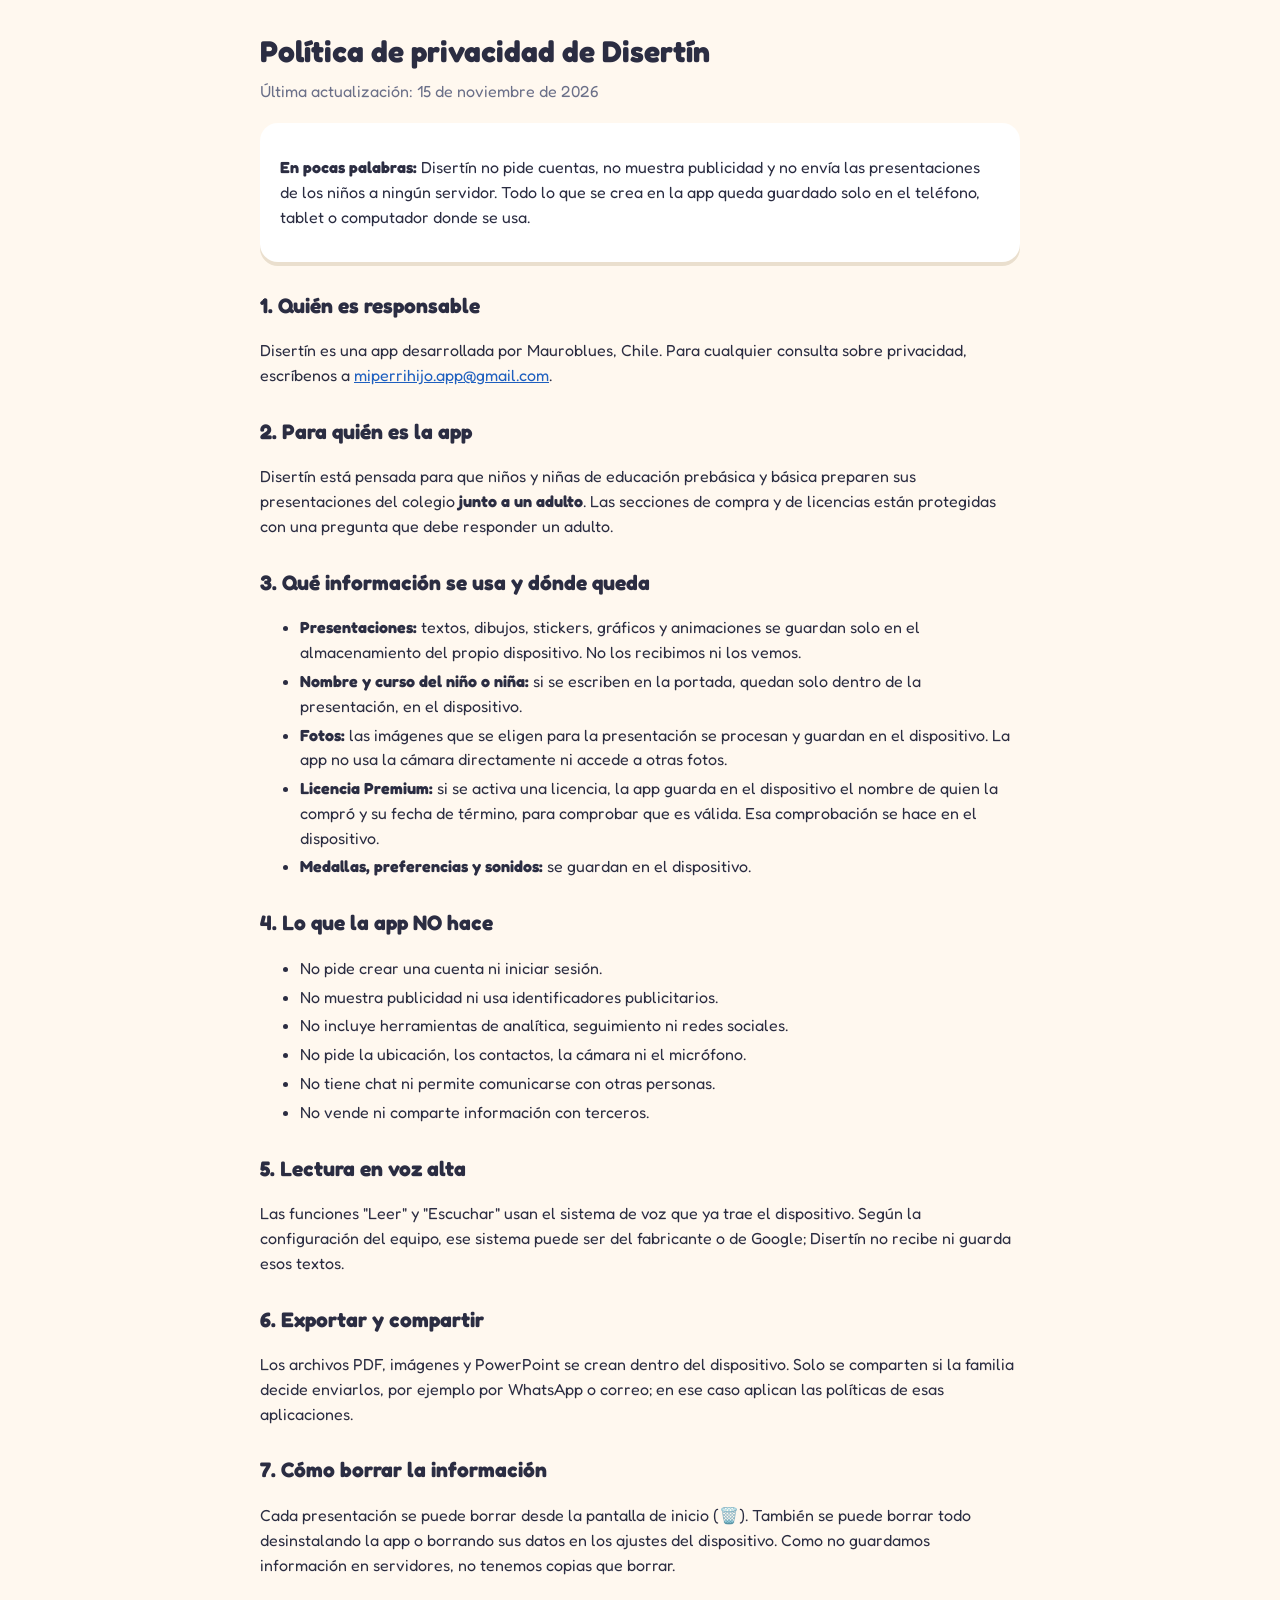
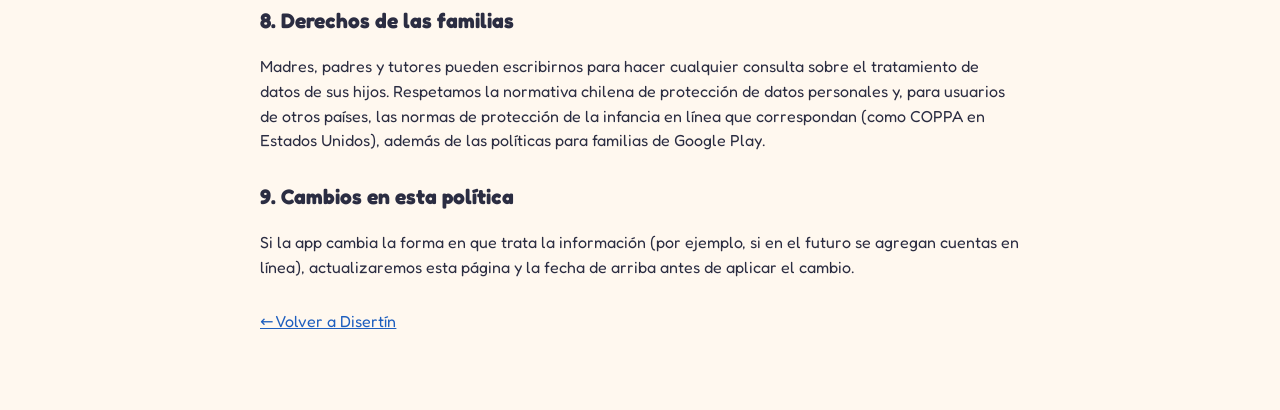
<file: politica-privacidad.html>
<!DOCTYPE html>
<html lang="es">
<head>
<meta charset="utf-8">
<meta name="viewport" content="width=device-width, initial-scale=1">
<title>Política de privacidad · Disertín</title>
<link rel="stylesheet" href="css/fonts.css">
<style>
body{margin:0;font-family:'Fredoka',system-ui,sans-serif;background:#fff8ef;color:#2b2d42;line-height:1.55}
main{max-width:760px;margin:0 auto;padding:28px 20px 60px}
h1{font-size:30px;margin:0 0 4px}h2{font-size:21px;margin:28px 0 6px}
.meta{color:#6b7089;margin:0 0 20px}
.box{background:#fff;border-radius:18px;padding:16px 20px;box-shadow:0 4px 0 #eadfce}
li{margin:4px 0}
.todo{background:#fff1c2;padding:0 4px;border-radius:4px}
a{color:#1e5fbf}
</style>
</head>
<body>
<main>
  <h1>Política de privacidad de Disertín</h1>
  <p class="meta">Última actualización: 15 de noviembre de 2026</p>

  <div class="box">
    <p><b>En pocas palabras:</b> Disertín no pide cuentas, no muestra publicidad y no envía las presentaciones de los niños a ningún servidor. Todo lo que se crea en la app queda guardado solo en el teléfono, tablet o computador donde se usa.</p>
  </div>

  <h2>1. Quién es responsable</h2>
  <p>Disertín es una app desarrollada por Mauroblues, Chile. Para cualquier consulta sobre privacidad, escríbenos a <a href="mailto:miperrihijo.app@gmail.com">miperrihijo.app@gmail.com</a>.</p>

  <h2>2. Para quién es la app</h2>
  <p>Disertín está pensada para que niños y niñas de educación prebásica y básica preparen sus presentaciones del colegio <b>junto a un adulto</b>. Las secciones de compra y de licencias están protegidas con una pregunta que debe responder un adulto.</p>

  <h2>3. Qué información se usa y dónde queda</h2>
  <ul>
    <li><b>Presentaciones:</b> textos, dibujos, stickers, gráficos y animaciones se guardan solo en el almacenamiento del propio dispositivo. No los recibimos ni los vemos.</li>
    <li><b>Nombre y curso del niño o niña:</b> si se escriben en la portada, quedan solo dentro de la presentación, en el dispositivo.</li>
    <li><b>Fotos:</b> las imágenes que se eligen para la presentación se procesan y guardan en el dispositivo. La app no usa la cámara directamente ni accede a otras fotos.</li>
    <li><b>Licencia Premium:</b> si se activa una licencia, la app guarda en el dispositivo el nombre de quien la compró y su fecha de término, para comprobar que es válida. Esa comprobación se hace en el dispositivo.</li>
    <li><b>Medallas, preferencias y sonidos:</b> se guardan en el dispositivo.</li>
  </ul>

  <h2>4. Lo que la app NO hace</h2>
  <ul>
    <li>No pide crear una cuenta ni iniciar sesión.</li>
    <li>No muestra publicidad ni usa identificadores publicitarios.</li>
    <li>No incluye herramientas de analítica, seguimiento ni redes sociales.</li>
    <li>No pide la ubicación, los contactos, la cámara ni el micrófono.</li>
    <li>No tiene chat ni permite comunicarse con otras personas.</li>
    <li>No vende ni comparte información con terceros.</li>
  </ul>

  <h2>5. Lectura en voz alta</h2>
  <p>Las funciones "Leer" y "Escuchar" usan el sistema de voz que ya trae el dispositivo. Según la configuración del equipo, ese sistema puede ser del fabricante o de Google; Disertín no recibe ni guarda esos textos.</p>

  <h2>6. Exportar y compartir</h2>
  <p>Los archivos PDF, imágenes y PowerPoint se crean dentro del dispositivo. Solo se comparten si la familia decide enviarlos, por ejemplo por WhatsApp o correo; en ese caso aplican las políticas de esas aplicaciones.</p>

  <h2>7. Cómo borrar la información</h2>
  <p>Cada presentación se puede borrar desde la pantalla de inicio (🗑️). También se puede borrar todo desinstalando la app o borrando sus datos en los ajustes del dispositivo. Como no guardamos información en servidores, no tenemos copias que borrar.</p>

  <h2>8. Derechos de las familias</h2>
  <p>Madres, padres y tutores pueden escribirnos para hacer cualquier consulta sobre el tratamiento de datos de sus hijos. Respetamos la normativa chilena de protección de datos personales y, para usuarios de otros países, las normas de protección de la infancia en línea que correspondan (como COPPA en Estados Unidos), además de las políticas para familias de Google Play.</p>

  <h2>9. Cambios en esta política</h2>
  <p>Si la app cambia la forma en que trata la información (por ejemplo, si en el futuro se agregan cuentas en línea), actualizaremos esta página y la fecha de arriba antes de aplicar el cambio.</p>

  <p style="margin-top:30px"><a href="./">← Volver a Disertín</a></p>
</main>
</body>
</html>
</file>
<file: css/fonts.css>
@font-face{font-family:'Fredoka';font-style:normal;font-weight:400;font-display:swap;src:url(../fonts/fredoka-latin-400-normal.woff2) format('woff2')}
@font-face{font-family:'Fredoka';font-style:normal;font-weight:500;font-display:swap;src:url(../fonts/fredoka-latin-500-normal.woff2) format('woff2')}
@font-face{font-family:'Fredoka';font-style:normal;font-weight:600;font-display:swap;src:url(../fonts/fredoka-latin-600-normal.woff2) format('woff2')}
@font-face{font-family:'Fredoka';font-style:normal;font-weight:700;font-display:swap;src:url(../fonts/fredoka-latin-700-normal.woff2) format('woff2')}
@font-face{font-family:'Baloo 2';font-style:normal;font-weight:500;font-display:swap;src:url(../fonts/baloo-2-latin-500-normal.woff2) format('woff2')}
@font-face{font-family:'Baloo 2';font-style:normal;font-weight:700;font-display:swap;src:url(../fonts/baloo-2-latin-700-normal.woff2) format('woff2')}
@font-face{font-family:'Patrick Hand';font-style:normal;font-weight:400;font-display:swap;src:url(../fonts/patrick-hand-latin-400-normal.woff2) format('woff2')}
@font-face{font-family:'Comic Neue';font-style:normal;font-weight:400;font-display:swap;src:url(../fonts/comic-neue-latin-400-normal.woff2) format('woff2')}
@font-face{font-family:'Comic Neue';font-style:normal;font-weight:700;font-display:swap;src:url(../fonts/comic-neue-latin-700-normal.woff2) format('woff2')}
</file>
